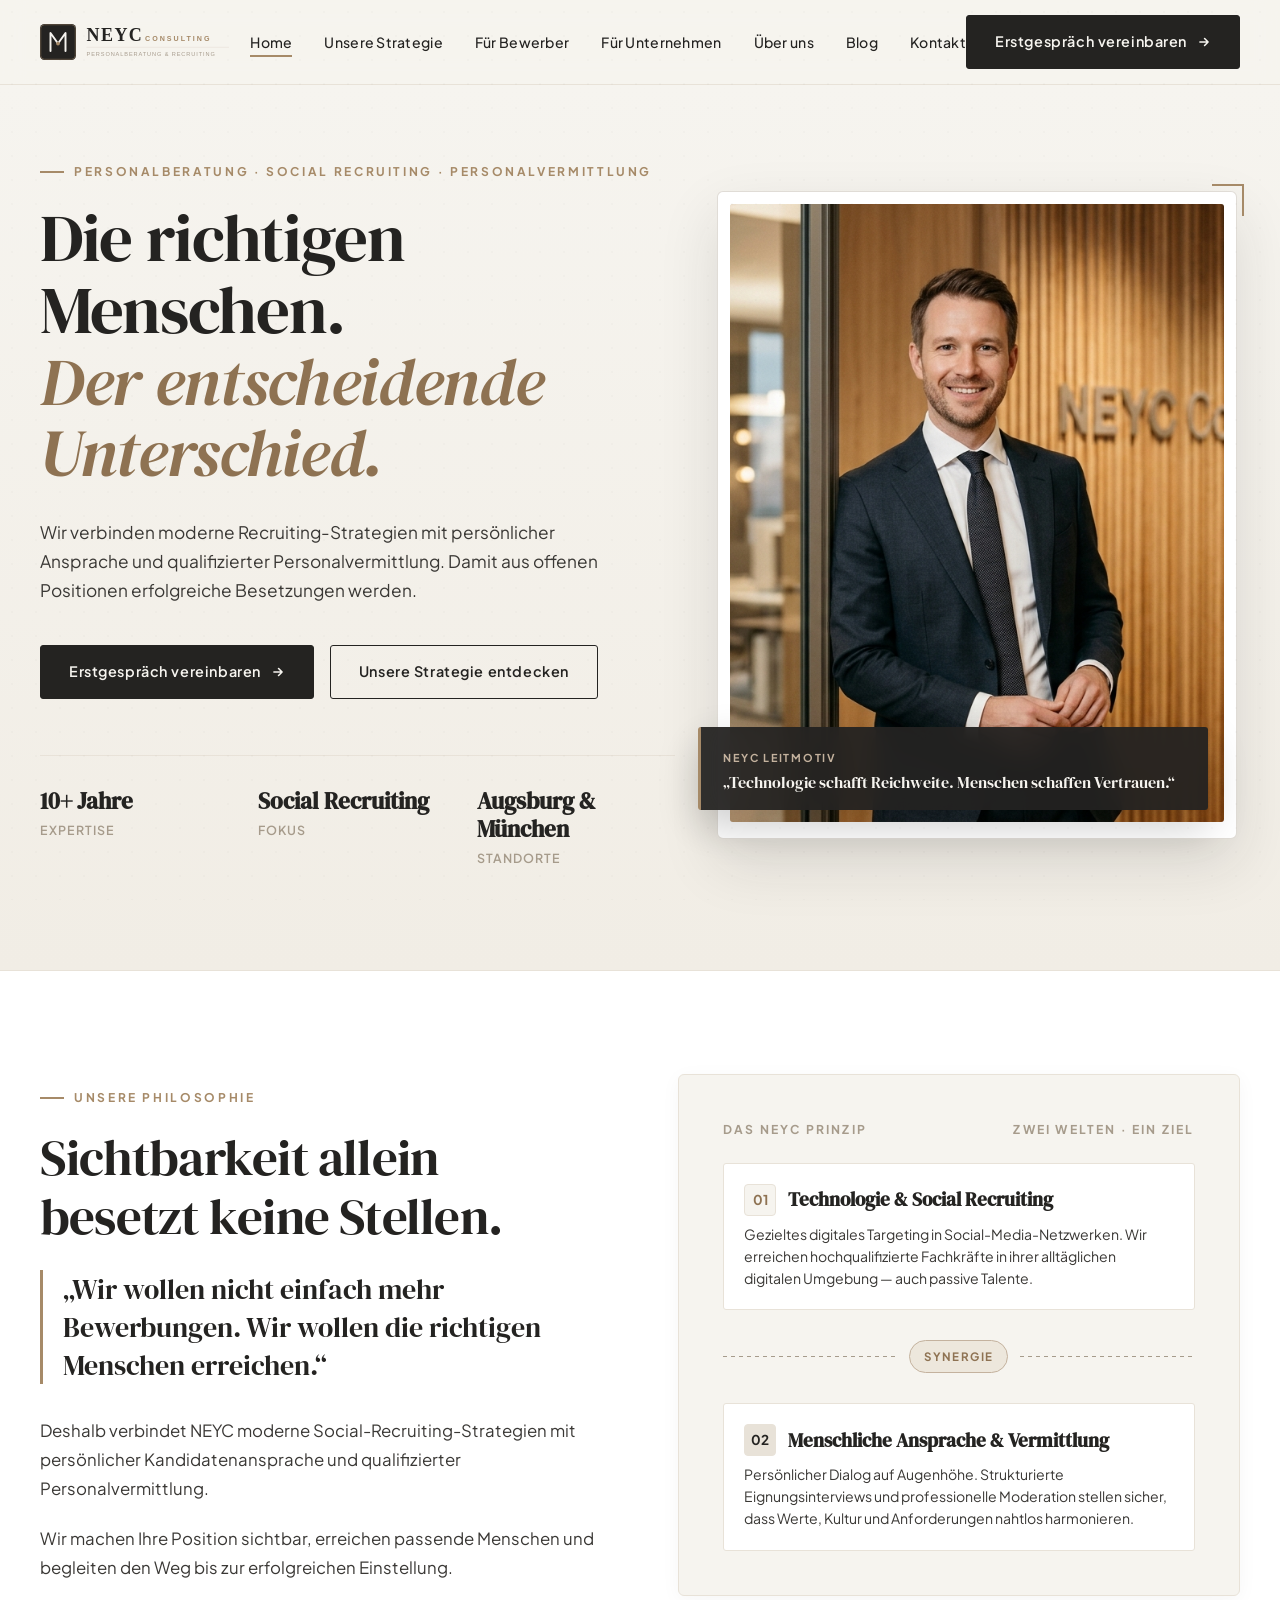
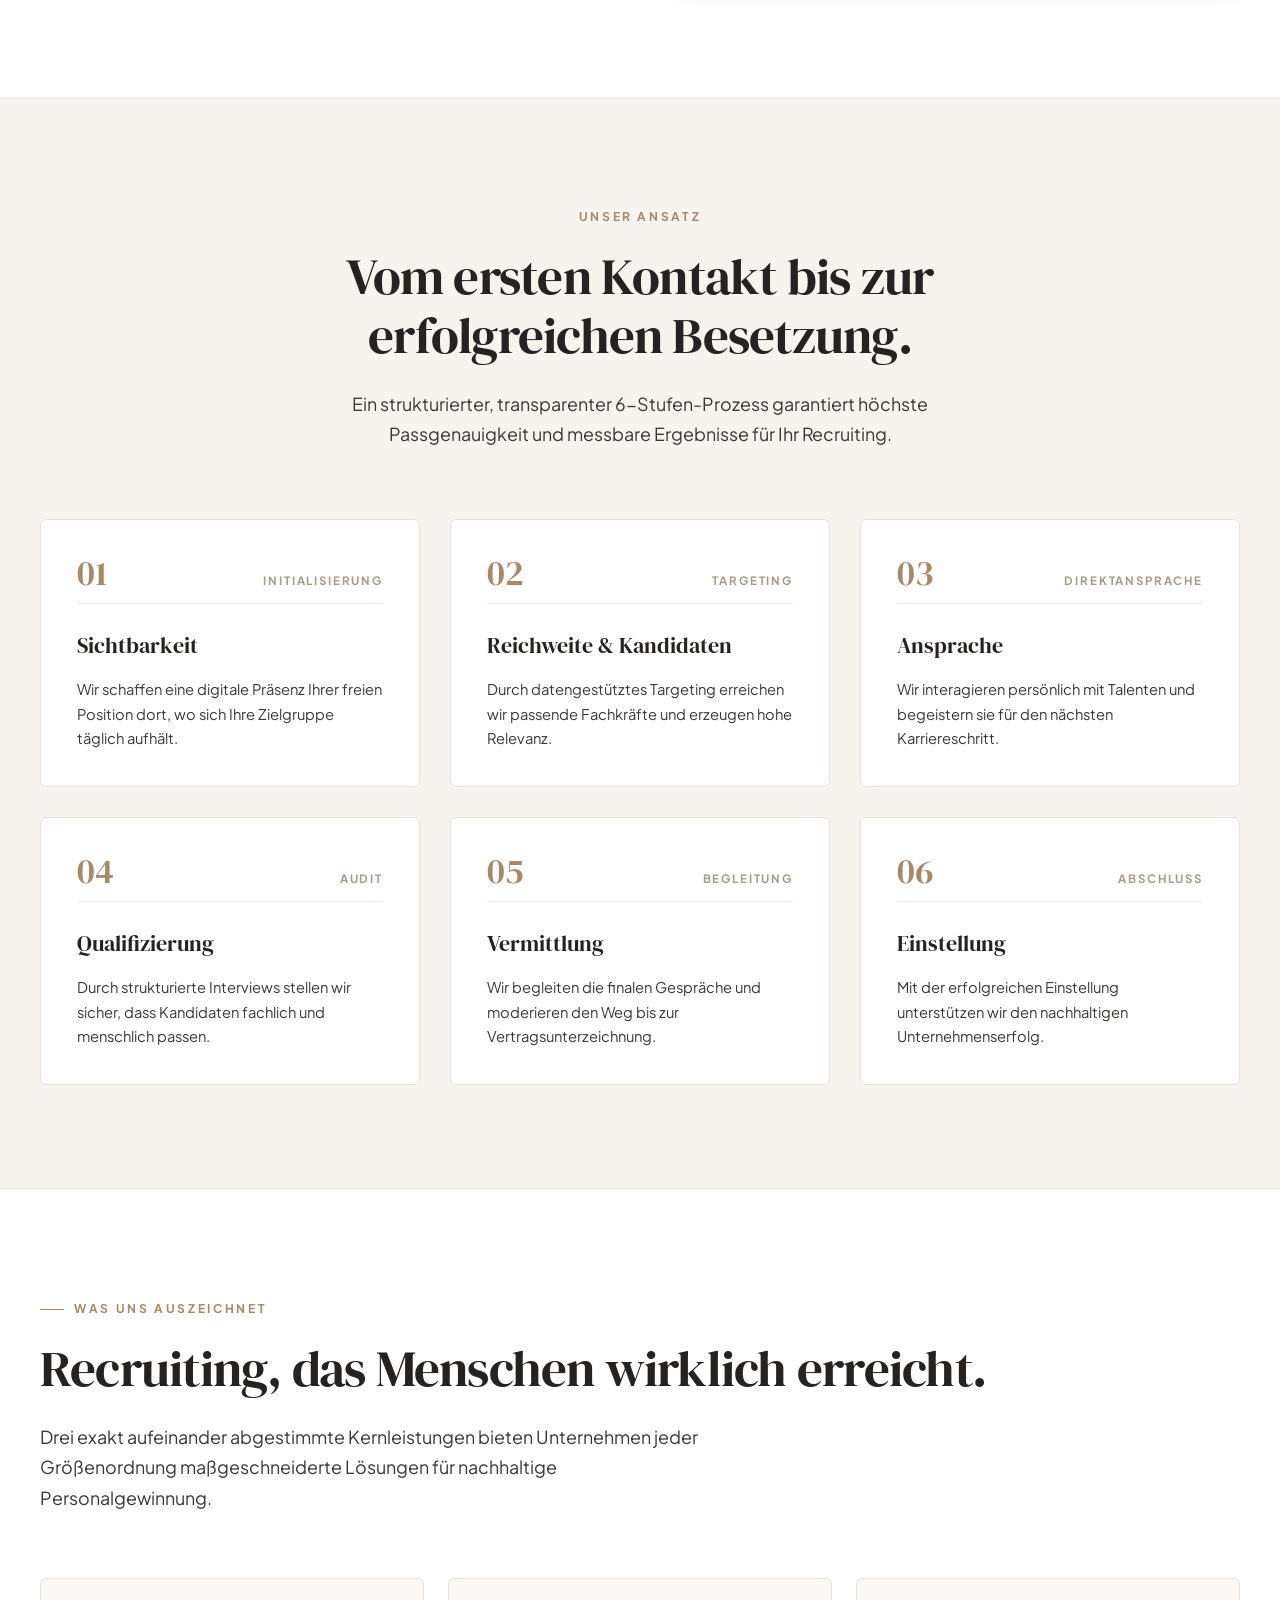
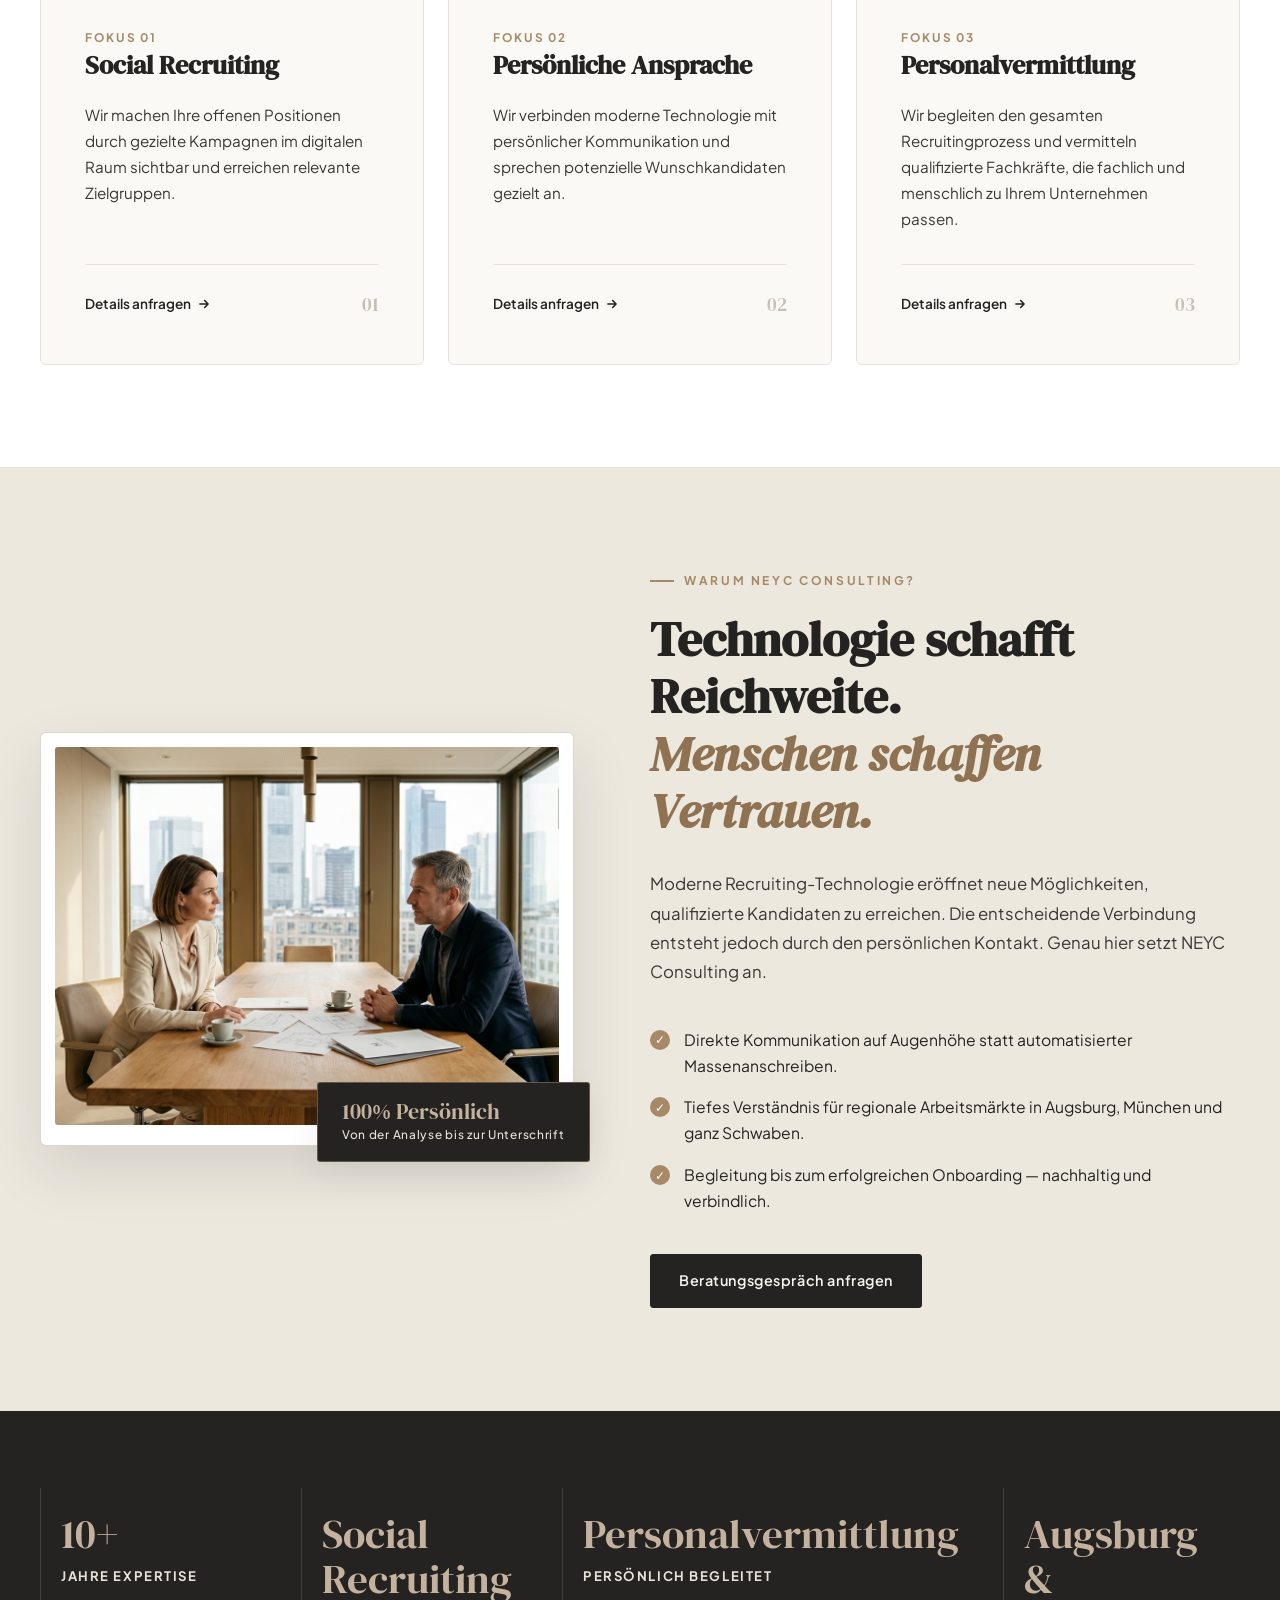
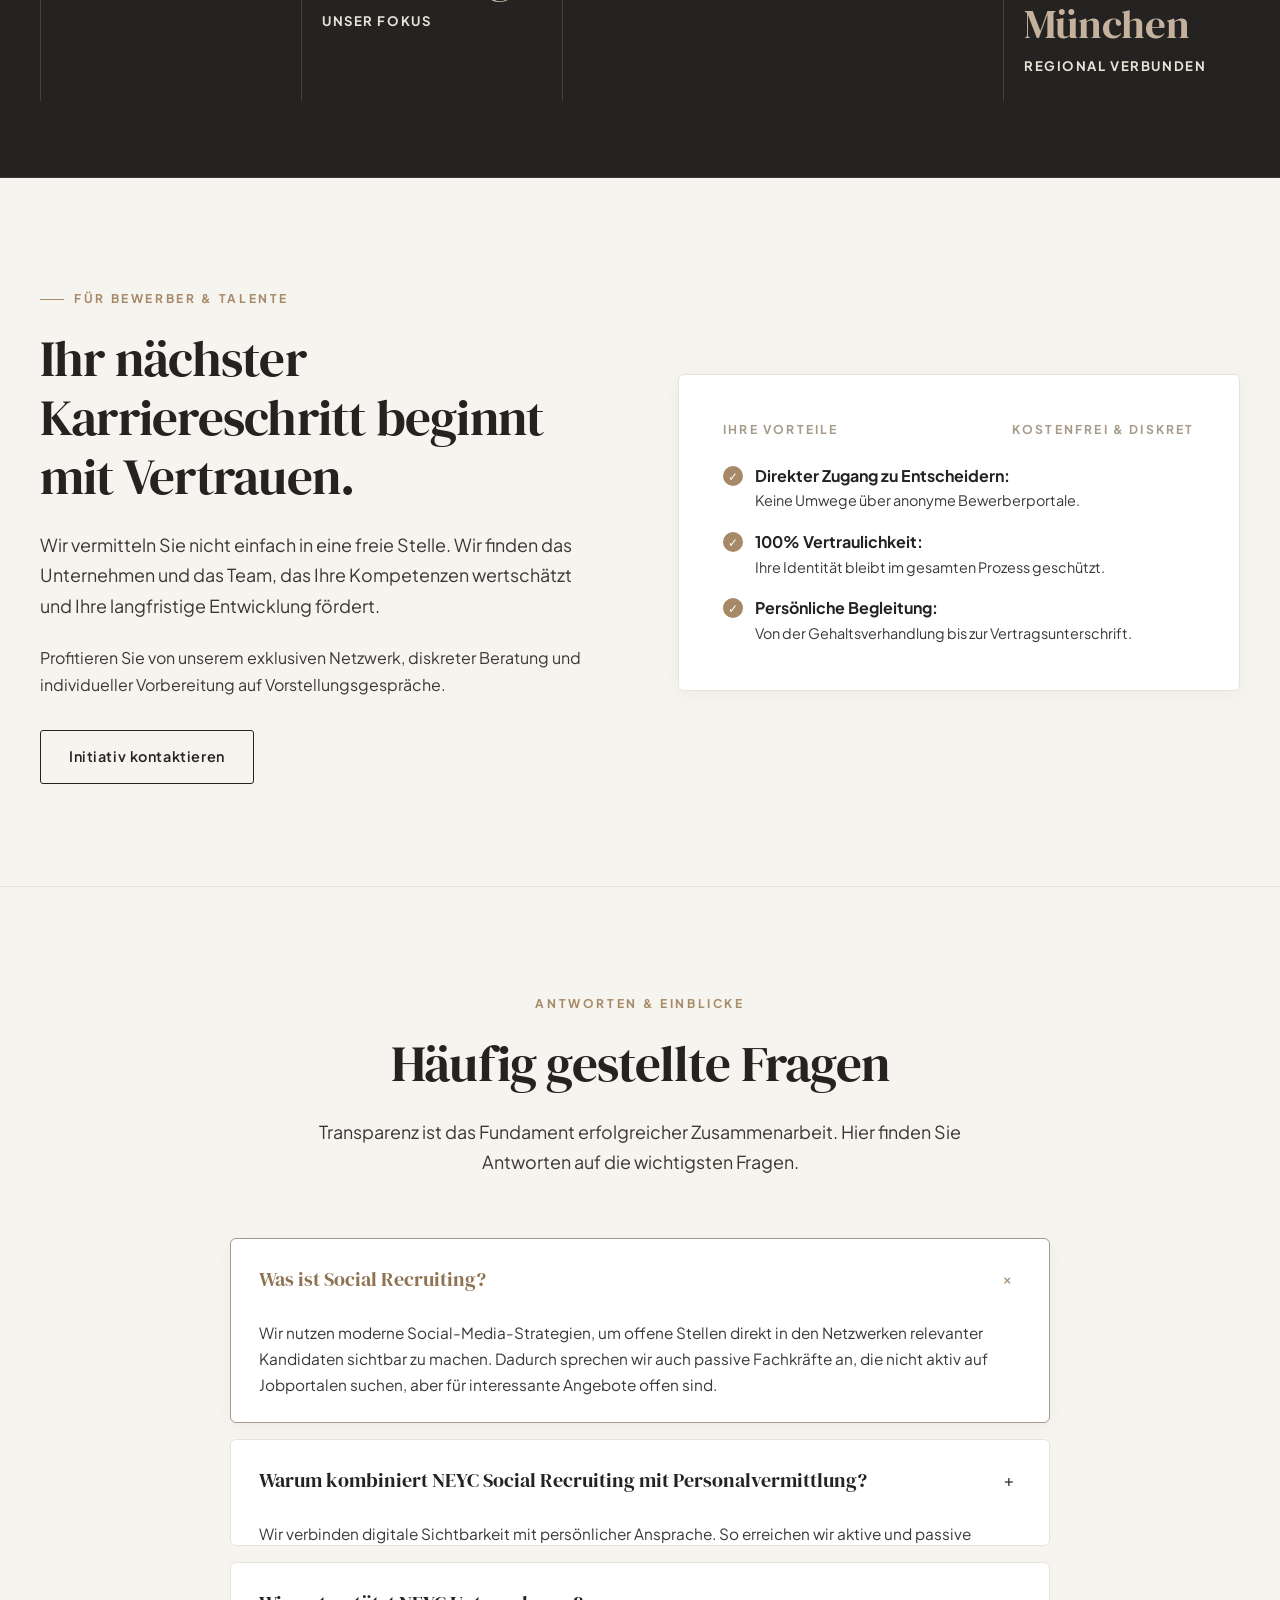
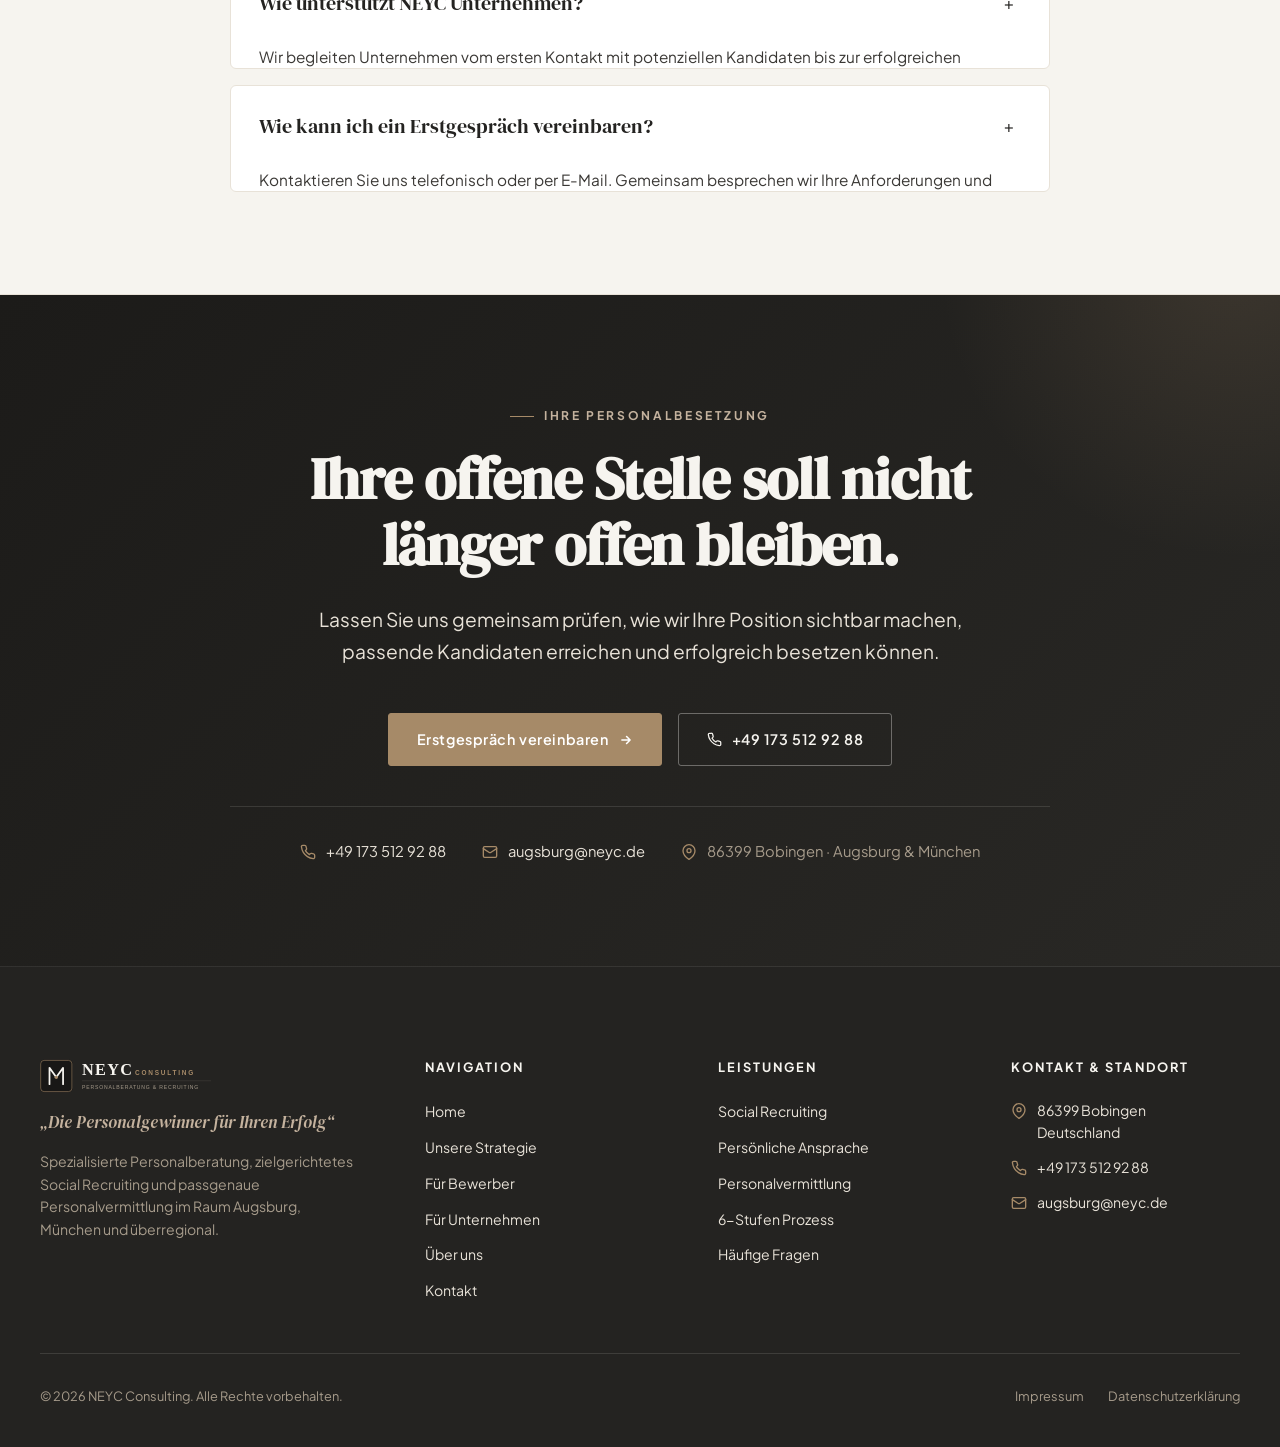
<file: index.html>
<!DOCTYPE html>
<html lang="de">
<head>
  <meta charset="UTF-8">
  <meta http-equiv="refresh" content="0; url=neyc-demo/index.html">
  <title>NEYC Consulting Redesign Demo</title>
  <script>
    window.location.href = "neyc-demo/index.html";
  </script>
</head>
<body style="font-family: sans-serif; background: #F6F4EF; color: #242321; display: flex; align-items: center; justify-content: center; height: 100vh; margin: 0;">
  <p>Weiterleitung zur NEYC Consulting Demo... <a href="neyc-demo/index.html">Hier klicken, falls Sie nicht automatisch weitergeleitet werden.</a></p>
</body>
</html>
</file>
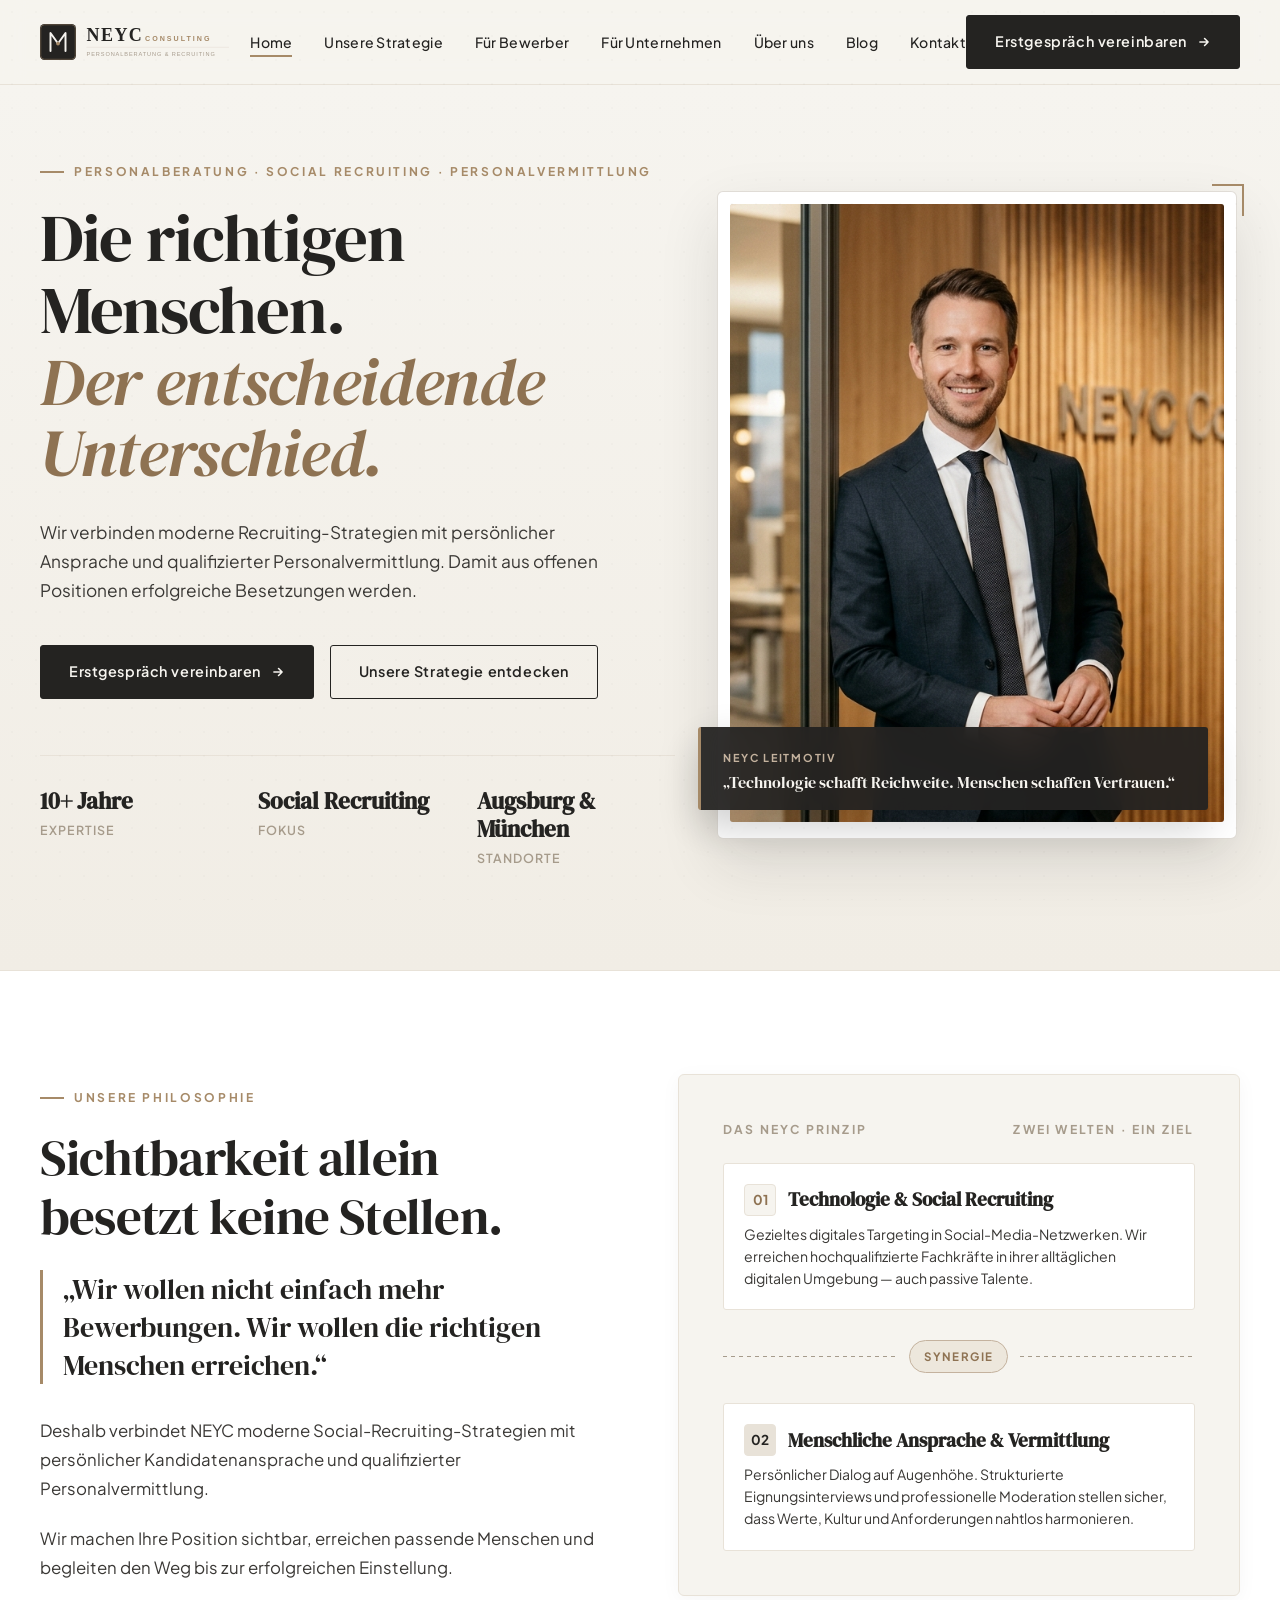
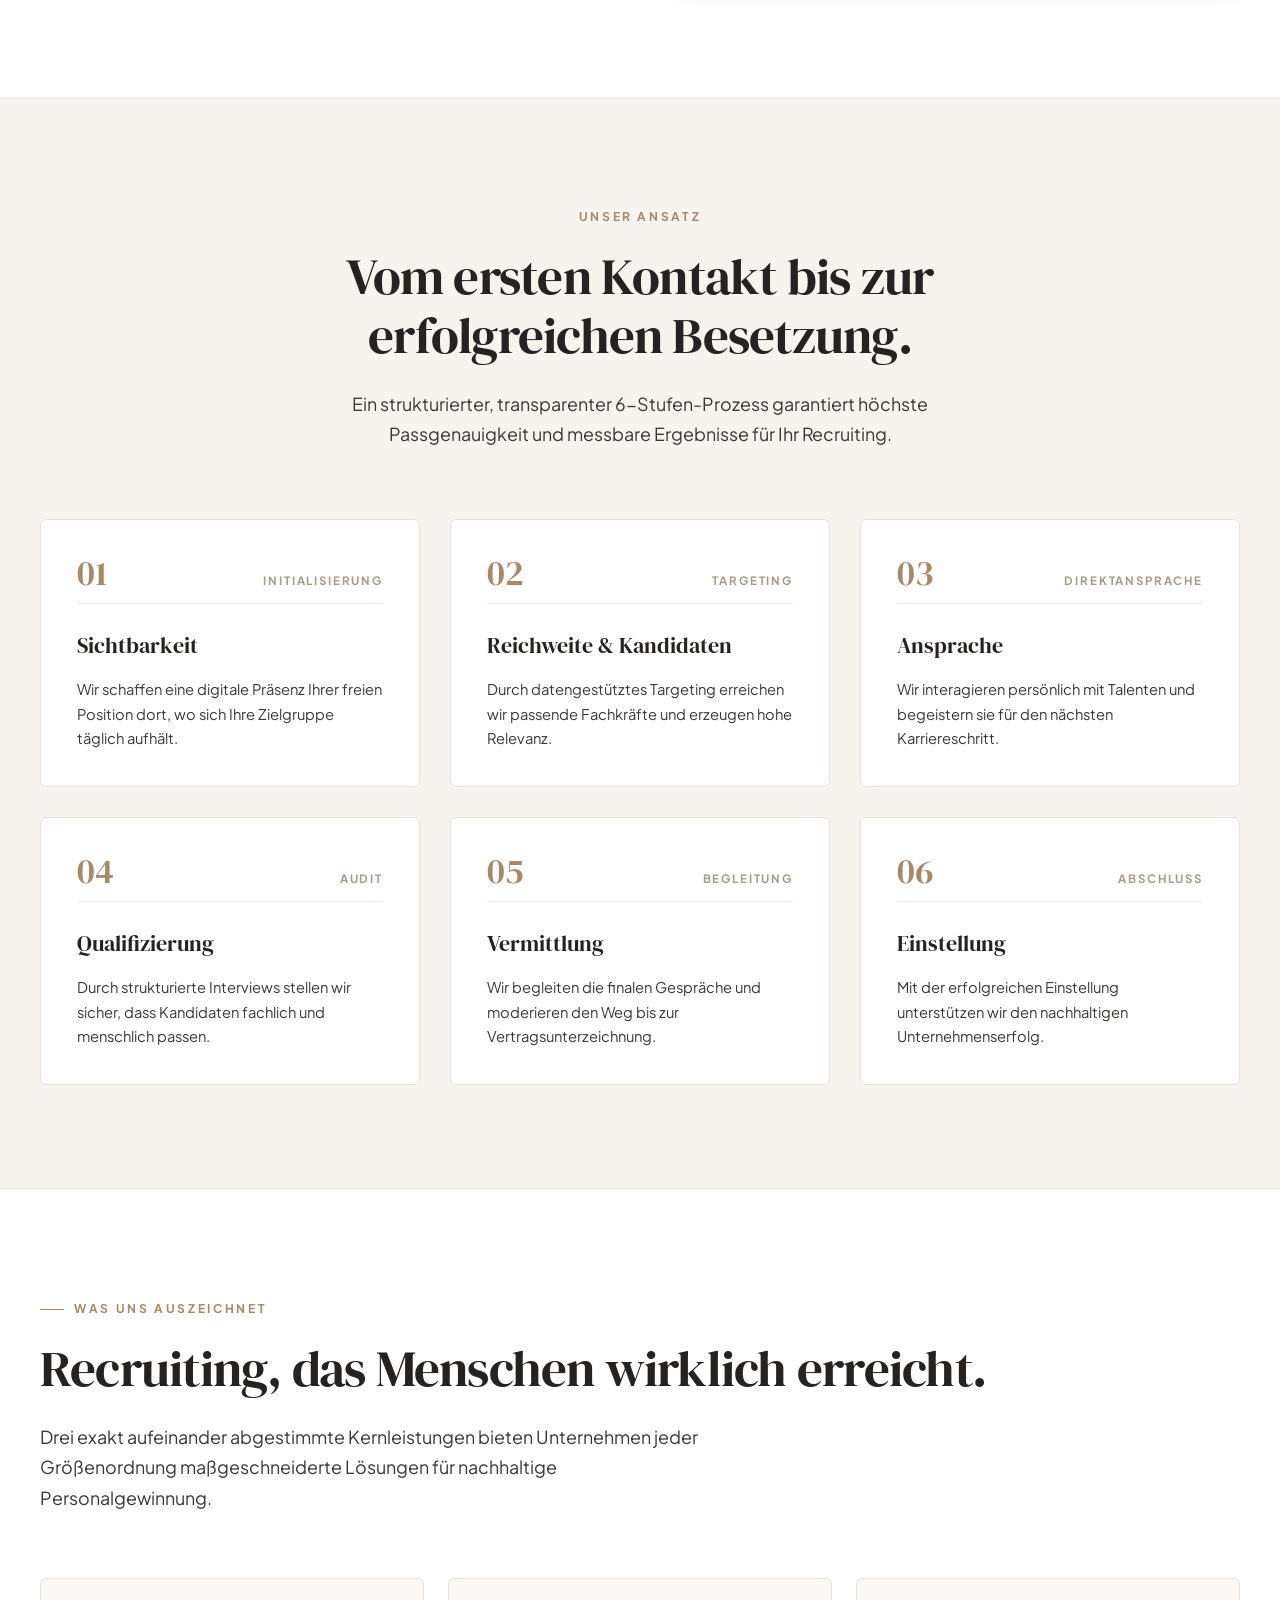
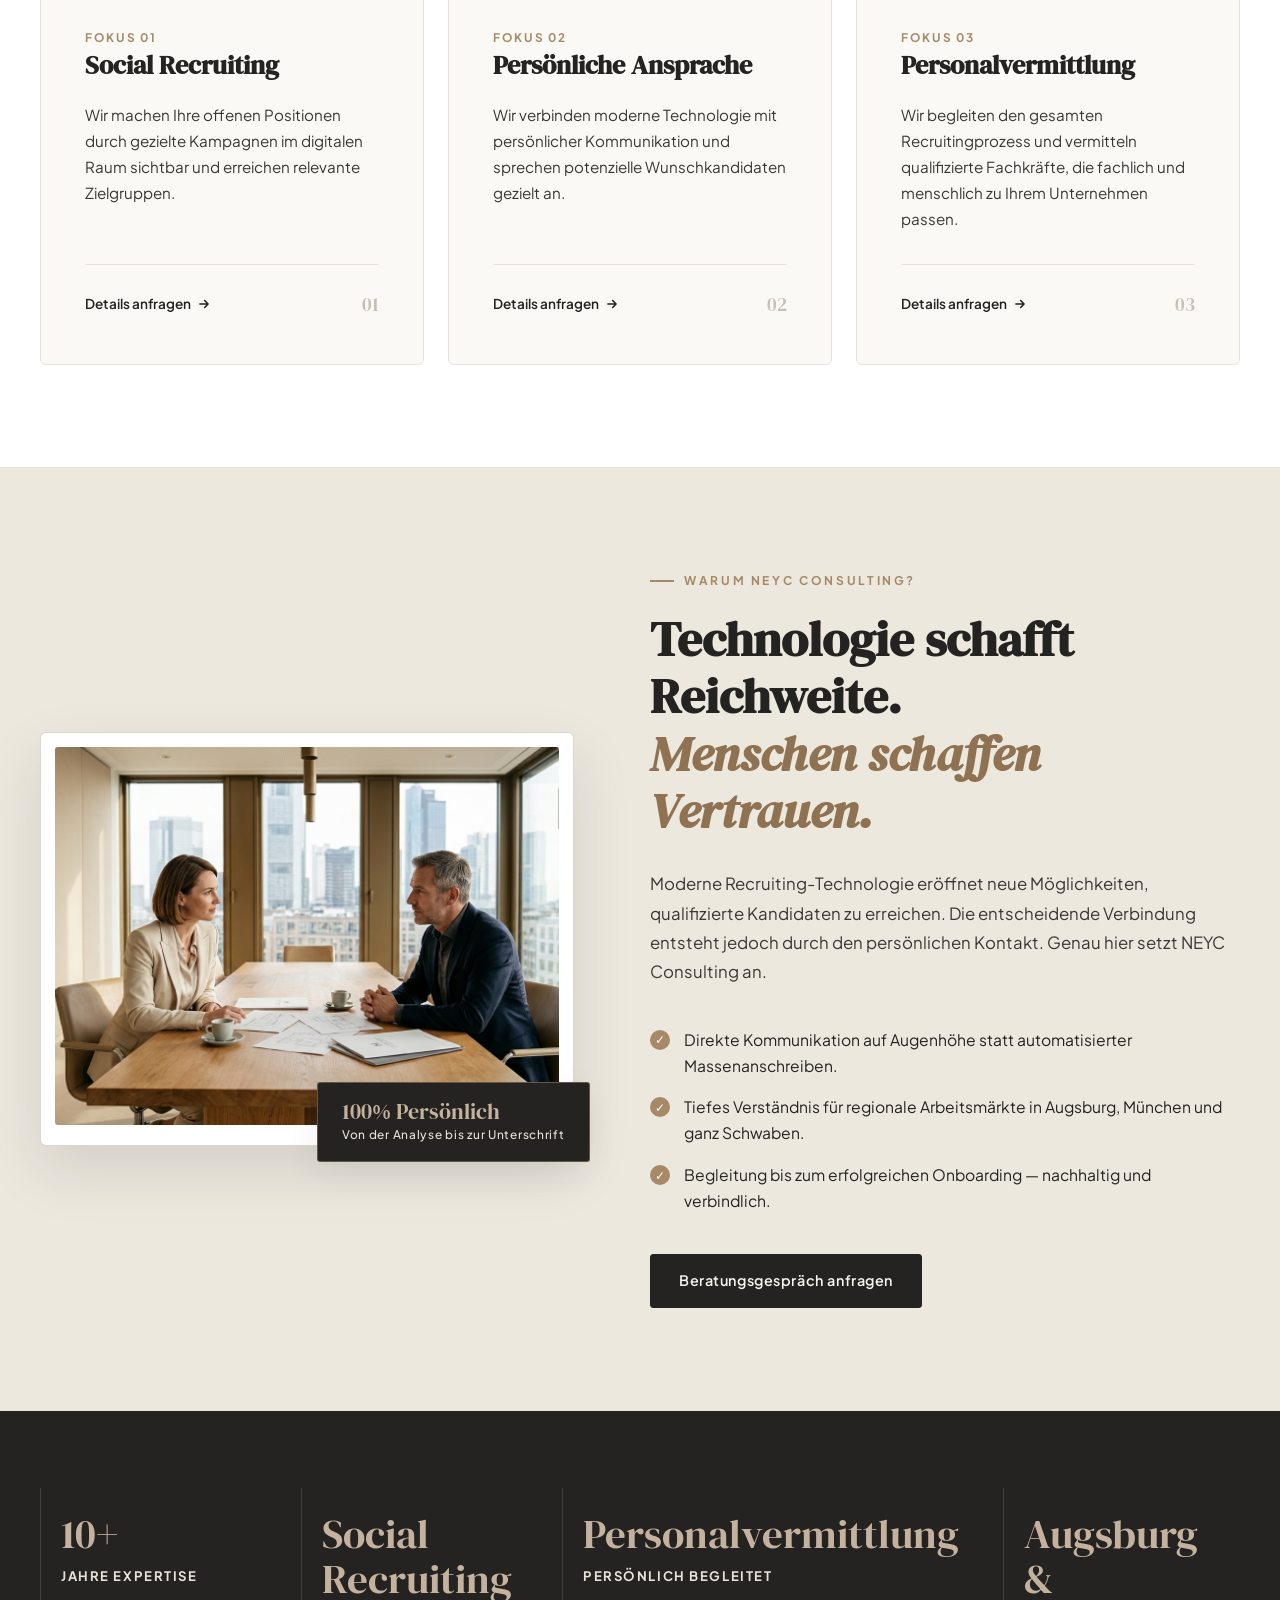
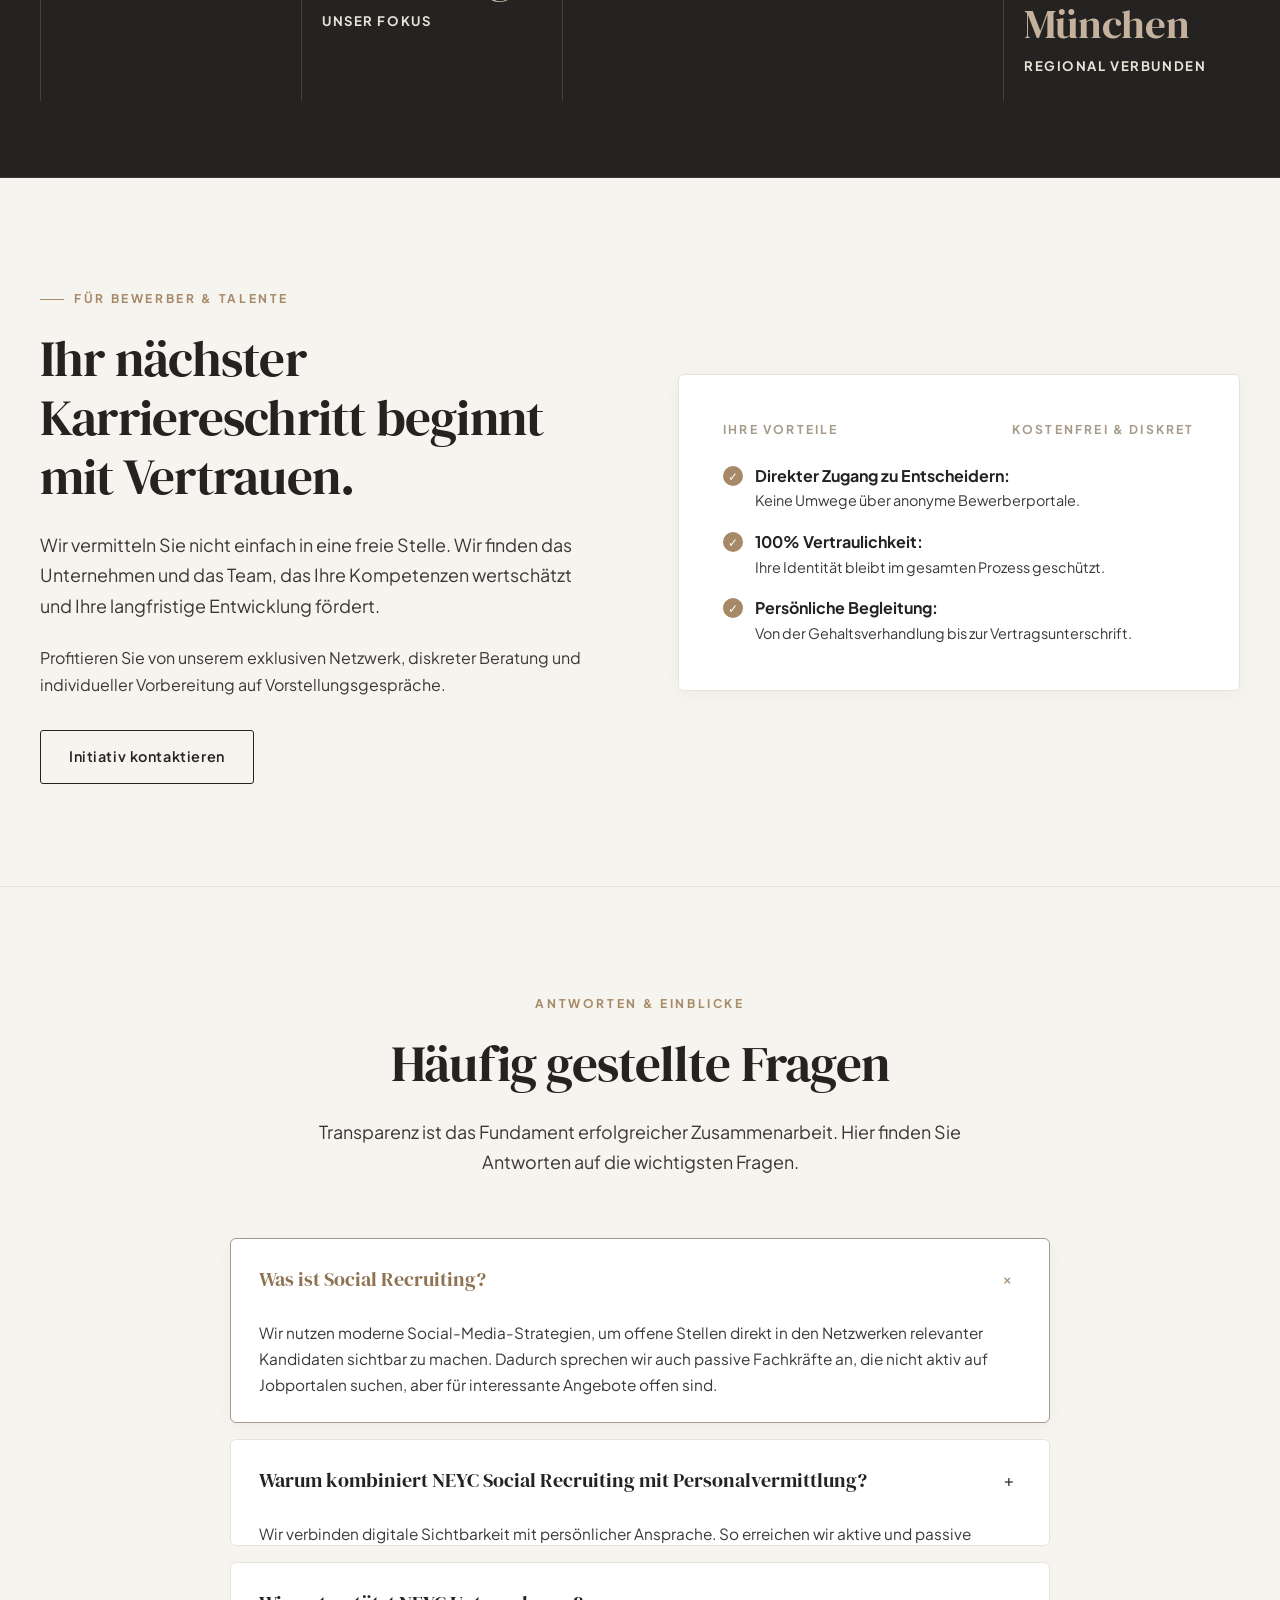
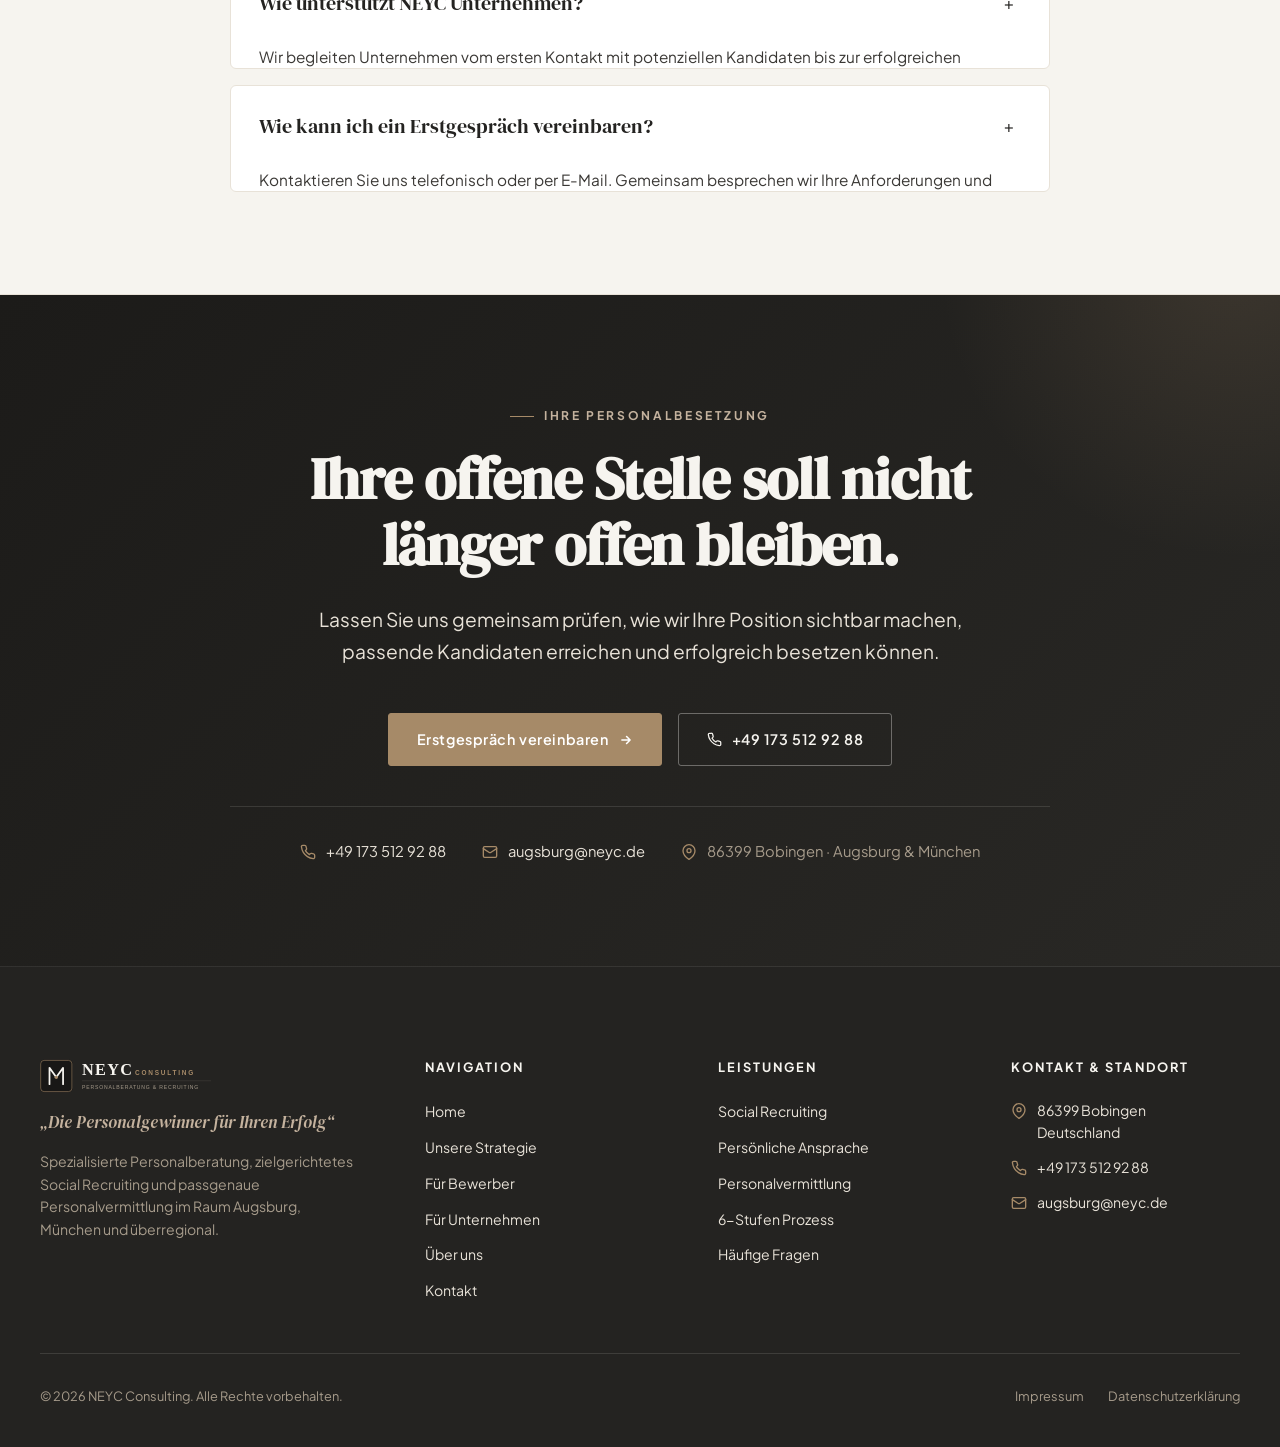
<file: neyc-demo/index.html>
<!DOCTYPE html>
<html lang="de">
<head>
  <meta charset="UTF-8">
  <meta name="viewport" content="width=device-width, initial-scale=1.0">
  <title>NEYC Consulting — Die Personalgewinner für Ihren Erfolg | Augsburg &amp; München</title>
  
  <meta name="description" content="NEYC Consulting verbindet moderne Social-Recruiting-Strategien mit persönlicher Kandidatenansprache und qualifizierter Personalvermittlung in Augsburg, München und Umgebung.">
  <meta name="keywords" content="Personalberatung Augsburg, Social Recruiting München, Personalvermittlung Bobingen, Headhunting Bayern, Personalgewinner">
  <meta name="author" content="NEYC Consulting">
  <meta name="robots" content="index, follow">

  <!-- Open Graph / Social Metadata -->
  <meta property="og:type" content="website">
  <meta property="og:title" content="NEYC Consulting — Die Personalgewinner für Ihren Erfolg">
  <meta property="og:description" content="Moderne Recruiting-Strategien kombiniert mit persönlicher Ansprache und qualifizierter Personalvermittlung.">
  <meta property="og:image" content="assets/representative.jpg">
  <meta property="og:locale" content="de_DE">

  <!-- Favicon -->
  <link rel="icon" type="image/svg+xml" href="assets/logo.svg">

  <!-- Google Fonts: DM Serif Display & Plus Jakarta Sans -->
  <link rel="preconnect" href="https://fonts.googleapis.com">
  <link rel="preconnect" href="https://fonts.gstatic.com" crossorigin>
  <link href="https://fonts.googleapis.com/css2?family=DM+Serif+Display:ital@0;1&family=Plus+Jakarta+Sans:wght@400;500;600;700&display=swap" rel="stylesheet">

  <link rel="stylesheet" href="styles.css">

  <!-- Schema.org Structured Data -->
  <script type="application/ld+json">
  {
    "@context": "https://schema.org",
    "@type": "EmploymentAgency",
    "name": "NEYC Consulting",
    "alternateName": "NEYC Personalberatung & Social Recruiting",
    "slogan": "Die Personalgewinner für Ihren Erfolg",
    "description": "Personalberatung, Personalvermittlung und Social Recruiting für Unternehmen und Fachkräfte in Augsburg und München.",
    "telephone": "+491735129288",
    "email": "augsburg@neyc.de",
    "address": {
      "@type": "PostalAddress",
      "postalCode": "86399",
      "addressLocality": "Bobingen",
      "addressCountry": "DE"
    },
    "areaServed": [
      "Augsburg",
      "München",
      "Schwaben",
      "Bayern"
    ]
  }
  </script>
</head>
<body>

  <!-- Accessible Skip Link -->
  <a href="#main-content" class="skip-to-content">Zum Inhalt springen</a>

  <!-- ========================================================================
       3. HEADER & NAVIGATION
       ======================================================================== -->
  <header class="site-header" role="banner">
    <div class="container header-container">
      
      <!-- Brand Logo / Wordmark -->
      <a href="#hero" class="brand-logo-link" aria-label="NEYC Consulting Startseite">
        <img src="assets/logo.svg" alt="NEYC Consulting Logo" class="brand-logo-img" width="220" height="44">
      </a>

      <!-- Desktop Navigation -->
      <nav class="nav-desktop" aria-label="Hauptnavigation">
        <ul class="nav-links">
          <li><a href="#hero" class="nav-link active">Home</a></li>
          <li><a href="#strategie" class="nav-link">Unsere Strategie</a></li>
          <li><a href="#bewerber" class="nav-link">Für Bewerber</a></li>
          <li><a href="#unternehmen" class="nav-link">Für Unternehmen</a></li>
          <li><a href="#ueber-uns" class="nav-link">Über uns</a></li>
          <li><a href="#faq" class="nav-link">Blog</a></li>
          <li><a href="#kontakt" class="nav-link">Kontakt</a></li>
        </ul>
      </nav>

      <!-- Desktop Header CTA Button -->
      <div class="nav-cta-wrapper">
        <button type="button" class="btn btn-primary" data-open-modal="contact-modal">
          <span>Erstgespräch vereinbaren</span>
          <svg class="icon-arrow" viewBox="0 0 16 16" fill="none" xmlns="http://www.w3.org/2000/svg" aria-hidden="true">
            <path d="M3.333 8h9.334M8.667 4l4 4-4 4" stroke="currentColor" stroke-width="1.8" stroke-linecap="round" stroke-linejoin="round"/>
          </svg>
        </button>
      </div>

      <!-- Mobile Navigation Hamburger Toggle -->
      <button type="button" class="mobile-nav-toggle" aria-expanded="false" aria-controls="mobile-drawer" aria-label="Menü öffnen">
        <span></span>
        <span></span>
        <span></span>
      </button>

    </div>
  </header>

  <!-- Mobile Navigation Drawer -->
  <div id="mobile-drawer" class="mobile-drawer" aria-hidden="true">
    <ul class="mobile-nav-links">
      <li><a href="#hero" class="nav-link">Home</a></li>
      <li><a href="#strategie" class="nav-link">Unsere Strategie</a></li>
      <li><a href="#bewerber" class="nav-link">Für Bewerber</a></li>
      <li><a href="#unternehmen" class="nav-link">Für Unternehmen</a></li>
      <li><a href="#ueber-uns" class="nav-link">Über uns</a></li>
      <li><a href="#faq" class="nav-link">Blog &amp; FAQ</a></li>
      <li><a href="#kontakt" class="nav-link">Kontakt</a></li>
    </ul>

    <div style="margin-bottom: 2rem;">
      <button type="button" class="btn btn-bronze" style="width: 100%;" data-open-modal="contact-modal">
        <span>Erstgespräch vereinbaren</span>
      </button>
    </div>

    <div class="mobile-drawer-contact">
      <p><strong>NEYC Consulting</strong></p>
      <p>Tel: <a href="tel:+491735129288">+49 173 512 92 88</a></p>
      <p>E-Mail: <a href="mailto:augsburg@neyc.de">augsburg@neyc.de</a></p>
      <p>86399 Bobingen · Augsburg · München</p>
    </div>
  </div>

  <!-- Main Content Wrapper -->
  <main id="main-content">

    <!-- ======================================================================
         4. HERO SECTION — MOST IMPORTANT
         ====================================================================== -->
    <section id="hero" class="hero-section" aria-label="Einführung">
      <div class="container">
        <div class="hero-grid">

          <!-- Left Column: Editorial Headline & Actions -->
          <div class="hero-content reveal-on-scroll">
            
            <p class="section-eyebrow">
              PERSONALBERATUNG · SOCIAL RECRUITING · PERSONALVERMITTLUNG
            </p>

            <h1 class="hero-title">
              <span>Die richtigen Menschen.</span>
              <span class="title-accent">Der entscheidende Unterschied.</span>
            </h1>

            <p class="hero-lead">
              Wir verbinden moderne Recruiting-Strategien mit persönlicher Ansprache und qualifizierter Personalvermittlung. Damit aus offenen Positionen erfolgreiche Besetzungen werden.
            </p>

            <div class="hero-actions">
              <button type="button" class="btn btn-primary" data-open-modal="contact-modal">
                <span>Erstgespräch vereinbaren</span>
                <svg class="icon-arrow" viewBox="0 0 16 16" fill="none" xmlns="http://www.w3.org/2000/svg" aria-hidden="true">
                  <path d="M3.333 8h9.334M8.667 4l4 4-4 4" stroke="currentColor" stroke-width="1.8" stroke-linecap="round" stroke-linejoin="round"/>
                </svg>
              </button>

              <a href="#prozess" class="btn btn-secondary">
                <span>Unsere Strategie entdecken</span>
              </a>
            </div>

            <!-- Compact Trust Indicators -->
            <div class="hero-trust-bar">
              <div class="trust-item">
                <span class="trust-value">10+ Jahre</span>
                <span class="trust-label">Expertise</span>
              </div>
              <div class="trust-item">
                <span class="trust-value">Social Recruiting</span>
                <span class="trust-label">Fokus</span>
              </div>
              <div class="trust-item">
                <span class="trust-value">Augsburg &amp; München</span>
                <span class="trust-label">Standorte</span>
              </div>
            </div>

          </div>

          <!-- Right Column: Cropped Representative Photograph with Architectural Composition -->
          <div class="hero-visual-wrapper reveal-on-scroll delay-2">
            <div class="hero-image-card">
              <div class="corner-accent" aria-hidden="true"></div>
              
              <figure class="hero-image-inner">
                <img 
                  src="assets/representative.jpg" 
                  alt="NEYC Consulting Repräsentant im modernen Büro mit dezentem NEYC Consulting Branding" 
                  class="hero-image"
                  width="520"
                  height="650"
                  fetchpriority="high"
                >
              </figure>

              <!-- Subtle Floating Architectural Caption -->
              <div class="hero-floating-caption">
                <span class="floating-caption-tag">NEYC Leitmotiv</span>
                <p class="floating-caption-text">
                  „Technologie schafft Reichweite. Menschen schaffen Vertrauen.“
                </p>
              </div>

            </div>
          </div>

        </div>
      </div>
    </section>

    <!-- ======================================================================
         5. INTRODUCTION / POSITIONING SECTION
         ====================================================================== -->
    <section id="strategie" class="philosophy-section" aria-label="Unsere Philosophie">
      <div class="container">
        
        <div class="philosophy-grid">

          <!-- Left: Narrative Text -->
          <div class="philosophy-narrative reveal-on-scroll">
            <span class="section-eyebrow">UNSERE PHILOSOPHIE</span>
            <h2 class="section-title">Sichtbarkeit allein besetzt keine Stellen.</h2>

            <blockquote class="philosophy-quote">
              „Wir wollen nicht einfach mehr Bewerbungen. Wir wollen die richtigen Menschen erreichen.“
            </blockquote>

            <div class="philosophy-body">
              <p>
                Deshalb verbindet NEYC moderne Social-Recruiting-Strategien mit persönlicher Kandidatenansprache und qualifizierter Personalvermittlung.
              </p>
              <p>
                Wir machen Ihre Position sichtbar, erreichen passende Menschen und begleiten den Weg bis zur erfolgreichen Einstellung.
              </p>
            </div>
          </div>

          <!-- Right: Visual Connection Between Technology and Human Relationships -->
          <div class="synergy-diagram reveal-on-scroll delay-2">
            <div class="diagram-header">
              <span>Das NEYC Prinzip</span>
              <span>Zwei Welten · Ein Ziel</span>
            </div>

            <div class="diagram-pillars">
              
              <!-- Technology Pillar -->
              <div class="diagram-pillar">
                <div class="pillar-head">
                  <div class="pillar-icon-badge">01</div>
                  <h3 class="pillar-title">Technologie &amp; Social Recruiting</h3>
                </div>
                <p class="pillar-desc">
                  Gezieltes digitales Targeting in Social-Media-Netzwerken. Wir erreichen hochqualifizierte Fachkräfte in ihrer alltäglichen digitalen Umgebung — auch passive Talente.
                </p>
              </div>

              <!-- Synergy Bridge -->
              <div class="diagram-synergy-bridge">
                <div class="bridge-line"></div>
                <span class="bridge-badge">Synergie</span>
                <div class="bridge-line"></div>
              </div>

              <!-- Human Connection Pillar -->
              <div class="diagram-pillar">
                <div class="pillar-head">
                  <div class="pillar-icon-badge" style="color: var(--color-charcoal); background-color: var(--color-beige);">02</div>
                  <h3 class="pillar-title">Menschliche Ansprache &amp; Vermittlung</h3>
                </div>
                <p class="pillar-desc">
                  Persönlicher Dialog auf Augenhöhe. Strukturierte Eignungsinterviews und professionelle Moderation stellen sicher, dass Werte, Kultur und Anforderungen nahtlos harmonieren.
                </p>
              </div>

            </div>
          </div>

        </div>

      </div>
    </section>

    <!-- ======================================================================
         6. OUR RECRUITMENT PROCESS
         ====================================================================== -->
    <section id="prozess" class="process-section" aria-label="Unser Prozess">
      <div class="container">

        <div class="process-header reveal-on-scroll">
          <span class="section-eyebrow">UNSER ANSATZ</span>
          <h2 class="section-title">Vom ersten Kontakt bis zur erfolgreichen Besetzung.</h2>
          <p class="section-lead" style="margin: 0 auto;">
            Ein strukturierter, transparenter 6-Stufen-Prozess garantiert höchste Passgenauigkeit und messbare Ergebnisse für Ihr Recruiting.
          </p>
        </div>

        <div class="process-grid">

          <!-- Step 01 -->
          <article class="process-step reveal-on-scroll">
            <div class="step-meta">
              <span class="step-num">01</span>
              <span class="step-phase">Initialisierung</span>
            </div>
            <h3 class="step-title">Sichtbarkeit</h3>
            <p class="step-desc">
              Wir schaffen eine digitale Präsenz Ihrer freien Position dort, wo sich Ihre Zielgruppe täglich aufhält.
            </p>
          </article>

          <!-- Step 02 -->
          <article class="process-step reveal-on-scroll delay-1">
            <div class="step-meta">
              <span class="step-num">02</span>
              <span class="step-phase">Targeting</span>
            </div>
            <h3 class="step-title">Reichweite &amp; Kandidaten</h3>
            <p class="step-desc">
              Durch datengestütztes Targeting erreichen wir passende Fachkräfte und erzeugen hohe Relevanz.
            </p>
          </article>

          <!-- Step 03 -->
          <article class="process-step reveal-on-scroll delay-2">
            <div class="step-meta">
              <span class="step-num">03</span>
              <span class="step-phase">Direktansprache</span>
            </div>
            <h3 class="step-title">Ansprache</h3>
            <p class="step-desc">
              Wir interagieren persönlich mit Talenten und begeistern sie für den nächsten Karriereschritt.
            </p>
          </article>

          <!-- Step 04 -->
          <article class="process-step reveal-on-scroll">
            <div class="step-meta">
              <span class="step-num">04</span>
              <span class="step-phase">Audit</span>
            </div>
            <h3 class="step-title">Qualifizierung</h3>
            <p class="step-desc">
              Durch strukturierte Interviews stellen wir sicher, dass Kandidaten fachlich und menschlich passen.
            </p>
          </article>

          <!-- Step 05 -->
          <article class="process-step reveal-on-scroll delay-1">
            <div class="step-meta">
              <span class="step-num">05</span>
              <span class="step-phase">Begleitung</span>
            </div>
            <h3 class="step-title">Vermittlung</h3>
            <p class="step-desc">
              Wir begleiten die finalen Gespräche und moderieren den Weg bis zur Vertragsunterzeichnung.
            </p>
          </article>

          <!-- Step 06 -->
          <article class="process-step reveal-on-scroll delay-2">
            <div class="step-meta">
              <span class="step-num">06</span>
              <span class="step-phase">Abschluss</span>
            </div>
            <h3 class="step-title">Einstellung</h3>
            <p class="step-desc">
              Mit der erfolgreichen Einstellung unterstützen wir den nachhaltigen Unternehmenserfolg.
            </p>
          </article>

        </div>

      </div>
    </section>

    <!-- ======================================================================
         7. SERVICES SECTION
         ====================================================================== -->
    <section id="unternehmen" class="services-section" aria-label="Leistungen">
      <div class="container">

        <div class="reveal-on-scroll">
          <span class="section-eyebrow">WAS UNS AUSZEICHNET</span>
          <h2 class="section-title">Recruiting, das Menschen wirklich erreicht.</h2>
          <p class="section-lead">
            Drei exakt aufeinander abgestimmte Kernleistungen bieten Unternehmen jeder Größenordnung maßgeschneiderte Lösungen für nachhaltige Personalgewinnung.
          </p>
        </div>

        <div class="services-grid">

          <!-- Service 1: Social Recruiting -->
          <article class="service-card reveal-on-scroll">
            <div>
              <span class="service-eyebrow">Fokus 01</span>
              <h3 class="service-title">Social Recruiting</h3>
              <p class="service-desc">
                Wir machen Ihre offenen Positionen durch gezielte Kampagnen im digitalen Raum sichtbar und erreichen relevante Zielgruppen.
              </p>
            </div>
            <div class="service-footer">
              <button type="button" class="service-link" data-open-modal="contact-modal">
                <span>Details anfragen</span>
                <svg width="14" height="14" viewBox="0 0 16 16" fill="none" xmlns="http://www.w3.org/2000/svg" aria-hidden="true">
                  <path d="M3.333 8h9.334M8.667 4l4 4-4 4" stroke="currentColor" stroke-width="1.8" stroke-linecap="round" stroke-linejoin="round"/>
                </svg>
              </button>
              <span class="service-index">01</span>
            </div>
          </article>

          <!-- Service 2: Persönliche Ansprache -->
          <article class="service-card reveal-on-scroll delay-1">
            <div>
              <span class="service-eyebrow">Fokus 02</span>
              <h3 class="service-title">Persönliche Ansprache</h3>
              <p class="service-desc">
                Wir verbinden moderne Technologie mit persönlicher Kommunikation und sprechen potenzielle Wunschkandidaten gezielt an.
              </p>
            </div>
            <div class="service-footer">
              <button type="button" class="service-link" data-open-modal="contact-modal">
                <span>Details anfragen</span>
                <svg width="14" height="14" viewBox="0 0 16 16" fill="none" xmlns="http://www.w3.org/2000/svg" aria-hidden="true">
                  <path d="M3.333 8h9.334M8.667 4l4 4-4 4" stroke="currentColor" stroke-width="1.8" stroke-linecap="round" stroke-linejoin="round"/>
                </svg>
              </button>
              <span class="service-index">02</span>
            </div>
          </article>

          <!-- Service 3: Personalvermittlung -->
          <article class="service-card reveal-on-scroll delay-2">
            <div>
              <span class="service-eyebrow">Fokus 03</span>
              <h3 class="service-title">Personalvermittlung</h3>
              <p class="service-desc">
                Wir begleiten den gesamten Recruitingprozess und vermitteln qualifizierte Fachkräfte, die fachlich und menschlich zu Ihrem Unternehmen passen.
              </p>
            </div>
            <div class="service-footer">
              <button type="button" class="service-link" data-open-modal="contact-modal">
                <span>Details anfragen</span>
                <svg width="14" height="14" viewBox="0 0 16 16" fill="none" xmlns="http://www.w3.org/2000/svg" aria-hidden="true">
                  <path d="M3.333 8h9.334M8.667 4l4 4-4 4" stroke="currentColor" stroke-width="1.8" stroke-linecap="round" stroke-linejoin="round"/>
                </svg>
              </button>
              <span class="service-index">03</span>
            </div>
          </article>

        </div>

      </div>
    </section>

    <!-- ======================================================================
         8. WHY NEYC CONSULTING?
         ====================================================================== -->
    <section id="ueber-uns" class="why-section" aria-label="Warum NEYC">
      <div class="container">
        <div class="why-grid">

          <!-- Left: Editorial Photo Composition -->
          <div class="why-image-wrapper reveal-on-scroll">
            <div class="why-image-card">
              <figure class="why-image-inner">
                <img 
                  src="assets/consulting_meeting.jpg" 
                  alt="Vertrauensvolles Beratungsgespräch bei NEYC Consulting mit Blick auf moderne Architektur" 
                  class="why-image"
                  width="600"
                  height="450"
                  loading="lazy"
                >
              </figure>
            </div>

            <!-- Floating Badge -->
            <div class="why-image-badge">
              <p class="badge-headline">100% Persönlich</p>
              <p class="badge-sub">Von der Analyse bis zur Unterschrift</p>
            </div>
          </div>

          <!-- Right: Narrative Editorial Content -->
          <div class="why-content reveal-on-scroll delay-2">
            <span class="section-eyebrow">WARUM NEYC CONSULTING?</span>
            
            <h2 class="why-title">
              <span>Technologie schafft Reichweite.</span>
              <span style="font-style: italic; color: var(--color-bronze-dark);">Menschen schaffen Vertrauen.</span>
            </h2>

            <p class="why-text">
              Moderne Recruiting-Technologie eröffnet neue Möglichkeiten, qualifizierte Kandidaten zu erreichen. Die entscheidende Verbindung entsteht jedoch durch den persönlichen Kontakt. Genau hier setzt NEYC Consulting an.
            </p>

            <ul class="why-bullet-list">
              <li class="why-bullet-item">
                <span class="bullet-icon" aria-hidden="true">✓</span>
                <span>Direkte Kommunikation auf Augenhöhe statt automatisierter Massenanschreiben.</span>
              </li>
              <li class="why-bullet-item">
                <span class="bullet-icon" aria-hidden="true">✓</span>
                <span>Tiefes Verständnis für regionale Arbeitsmärkte in Augsburg, München und ganz Schwaben.</span>
              </li>
              <li class="why-bullet-item">
                <span class="bullet-icon" aria-hidden="true">✓</span>
                <span>Begleitung bis zum erfolgreichen Onboarding — nachhaltig und verbindlich.</span>
              </li>
            </ul>

            <div>
              <button type="button" class="btn btn-primary" data-open-modal="contact-modal">
                <span>Beratungsgespräch anfragen</span>
              </button>
            </div>

          </div>

        </div>
      </div>
    </section>

    <!-- ======================================================================
         9. COMPANY TRUST SECTION (Strictly factual, no invented awards)
         ====================================================================== -->
    <section class="trust-section" aria-label="Unternehmensfakten">
      <div class="container">
        
        <div class="trust-grid">

          <div class="trust-pillar reveal-on-scroll">
            <span class="trust-pillar-value">10+</span>
            <span class="trust-pillar-label">Jahre Expertise</span>
          </div>

          <div class="trust-pillar reveal-on-scroll delay-1">
            <span class="trust-pillar-value">Social Recruiting</span>
            <span class="trust-pillar-label">Unser Fokus</span>
          </div>

          <div class="trust-pillar reveal-on-scroll delay-2">
            <span class="trust-pillar-value">Personalvermittlung</span>
            <span class="trust-pillar-label">Persönlich begleitet</span>
          </div>

          <div class="trust-pillar reveal-on-scroll delay-3">
            <span class="trust-pillar-value">Augsburg &amp; München</span>
            <span class="trust-pillar-label">Regional verbunden</span>
          </div>

        </div>

      </div>
    </section>

    <!-- ======================================================================
         FOR CANDIDATES (Für Bewerber)
         ====================================================================== -->
    <section id="bewerber" class="philosophy-section" style="background-color: var(--color-ivory);" aria-label="Für Bewerber">
      <div class="container">
        <div class="philosophy-grid">
          
          <div class="reveal-on-scroll">
            <span class="section-eyebrow">FÜR BEWERBER &amp; TALENTE</span>
            <h2 class="section-title">Ihr nächster Karriereschritt beginnt mit Vertrauen.</h2>
            <p class="section-lead" style="margin-bottom: 1.5rem;">
              Wir vermitteln Sie nicht einfach in eine freie Stelle. Wir finden das Unternehmen und das Team, das Ihre Kompetenzen wertschätzt und Ihre langfristige Entwicklung fördert.
            </p>
            <p style="color: var(--color-charcoal-muted); margin-bottom: 2rem;">
              Profitieren Sie von unserem exklusiven Netzwerk, diskreter Beratung und individueller Vorbereitung auf Vorstellungsgespräche.
            </p>
            <button type="button" class="btn btn-secondary" data-open-modal="contact-modal">
              <span>Initiativ kontaktieren</span>
            </button>
          </div>

          <div class="synergy-diagram reveal-on-scroll delay-2" style="background-color: var(--color-white);">
            <div class="diagram-header">
              <span>Ihre Vorteile</span>
              <span>Kostenfrei &amp; Diskret</span>
            </div>
            <ul style="display: flex; flex-direction: column; gap: 16px;">
              <li style="display: flex; gap: 12px; align-items: flex-start;">
                <span class="bullet-icon" aria-hidden="true">✓</span>
                <div>
                  <strong>Direkter Zugang zu Entscheidern:</strong>
                  <p style="font-size: 0.9rem; color: var(--color-charcoal-muted); margin: 0;">Keine Umwege über anonyme Bewerberportale.</p>
                </div>
              </li>
              <li style="display: flex; gap: 12px; align-items: flex-start;">
                <span class="bullet-icon" aria-hidden="true">✓</span>
                <div>
                  <strong>100% Vertraulichkeit:</strong>
                  <p style="font-size: 0.9rem; color: var(--color-charcoal-muted); margin: 0;">Ihre Identität bleibt im gesamten Prozess geschützt.</p>
                </div>
              </li>
              <li style="display: flex; gap: 12px; align-items: flex-start;">
                <span class="bullet-icon" aria-hidden="true">✓</span>
                <div>
                  <strong>Persönliche Begleitung:</strong>
                  <p style="font-size: 0.9rem; color: var(--color-charcoal-muted); margin: 0;">Von der Gehaltsverhandlung bis zur Vertragsunterschrift.</p>
                </div>
              </li>
            </ul>
          </div>

        </div>
      </div>
    </section>

    <!-- ======================================================================
         10. FAQ SECTION
         ====================================================================== -->
    <section id="faq" class="faq-section" aria-label="Häufig gestellte Fragen">
      <div class="container">

        <div class="faq-header reveal-on-scroll">
          <span class="section-eyebrow">ANTWORTEN &amp; EINBLICKE</span>
          <h2 class="section-title">Häufig gestellte Fragen</h2>
          <p class="section-lead" style="margin: 0 auto;">
            Transparenz ist das Fundament erfolgreicher Zusammenarbeit. Hier finden Sie Antworten auf die wichtigsten Fragen.
          </p>
        </div>

        <div class="accordion" role="region" aria-label="FAQ Accordion">

          <!-- FAQ Item 1 -->
          <div class="accordion-item active">
            <button type="button" class="accordion-trigger" aria-expanded="true" id="faq-btn-1" aria-controls="faq-ans-1">
              <span class="accordion-title">Was ist Social Recruiting?</span>
              <span class="accordion-icon" aria-hidden="true">+</span>
            </button>
            <div id="faq-ans-1" class="accordion-content" role="region" aria-labelledby="faq-btn-1">
              <div class="accordion-content-inner">
                Wir nutzen moderne Social-Media-Strategien, um offene Stellen direkt in den Netzwerken relevanter Kandidaten sichtbar zu machen. Dadurch sprechen wir auch passive Fachkräfte an, die nicht aktiv auf Jobportalen suchen, aber für interessante Angebote offen sind.
              </div>
            </div>
          </div>

          <!-- FAQ Item 2 -->
          <div class="accordion-item">
            <button type="button" class="accordion-trigger" aria-expanded="false" id="faq-btn-2" aria-controls="faq-ans-2">
              <span class="accordion-title">Warum kombiniert NEYC Social Recruiting mit Personalvermittlung?</span>
              <span class="accordion-icon" aria-hidden="true">+</span>
            </button>
            <div id="faq-ans-2" class="accordion-content" role="region" aria-labelledby="faq-btn-2">
              <div class="accordion-content-inner">
                Wir verbinden digitale Sichtbarkeit mit persönlicher Ansprache. So erreichen wir aktive und passive Kandidaten und qualifizieren diese persönlich. Nur so stellen wir sicher, dass Kandidaten fachlich sowie menschlich dauerhaft zu Ihrem Team passen.
              </div>
            </div>
          </div>

          <!-- FAQ Item 3 -->
          <div class="accordion-item">
            <button type="button" class="accordion-trigger" aria-expanded="false" id="faq-btn-3" aria-controls="faq-ans-3">
              <span class="accordion-title">Wie unterstützt NEYC Unternehmen?</span>
              <span class="accordion-icon" aria-hidden="true">+</span>
            </button>
            <div id="faq-ans-3" class="accordion-content" role="region" aria-labelledby="faq-btn-3">
              <div class="accordion-content-inner">
                Wir begleiten Unternehmen vom ersten Kontakt mit potenziellen Kandidaten bis zur erfolgreichen Stellenbesetzung. Wir übernehmen Anforderungsprofil, Kampagnen-Setup, Direktansprache, strukturierte Interviews und Vertragsmoderation.
              </div>
            </div>
          </div>

          <!-- FAQ Item 4 -->
          <div class="accordion-item">
            <button type="button" class="accordion-trigger" aria-expanded="false" id="faq-btn-4" aria-controls="faq-ans-4">
              <span class="accordion-title">Wie kann ich ein Erstgespräch vereinbaren?</span>
              <span class="accordion-icon" aria-hidden="true">+</span>
            </button>
            <div id="faq-ans-4" class="accordion-content" role="region" aria-labelledby="faq-btn-4">
              <div class="accordion-content-inner">
                Kontaktieren Sie uns telefonisch oder per E-Mail. Gemeinsam besprechen wir Ihre Anforderungen und mögliche Recruiting-Strategien in einem unverbindlichen Gespräch.
              </div>
            </div>
          </div>

        </div>

      </div>
    </section>

    <!-- ======================================================================
         11. FINAL CALL TO ACTION
         ====================================================================== -->
    <section id="kontakt" class="cta-section" aria-label="Kontakt und Erstgespräch">
      <div class="container">
        
        <div class="cta-container reveal-on-scroll">
          <span class="section-eyebrow" style="color: var(--color-bronze-light); justify-content: center;">
            IHRE PERSONALBESETZUNG
          </span>

          <h2 class="cta-title">
            Ihre offene Stelle soll nicht länger offen bleiben.
          </h2>

          <p class="cta-lead">
            Lassen Sie uns gemeinsam prüfen, wie wir Ihre Position sichtbar machen, passende Kandidaten erreichen und erfolgreich besetzen können.
          </p>

          <div class="cta-action-group">
            <button type="button" class="btn btn-bronze" data-open-modal="contact-modal">
              <span>Erstgespräch vereinbaren</span>
              <svg class="icon-arrow" viewBox="0 0 16 16" fill="none" xmlns="http://www.w3.org/2000/svg" aria-hidden="true">
                <path d="M3.333 8h9.334M8.667 4l4 4-4 4" stroke="currentColor" stroke-width="1.8" stroke-linecap="round" stroke-linejoin="round"/>
              </svg>
            </button>

            <a href="tel:+491735129288" class="btn btn-outline-light">
              <svg width="15" height="15" viewBox="0 0 24 24" fill="none" stroke="currentColor" stroke-width="2" stroke-linecap="round" stroke-linejoin="round" aria-hidden="true">
                <path d="M22 16.92v3a2 2 0 0 1-2.18 2 19.79 19.79 0 0 1-8.63-3.07 19.5 19.5 0 0 1-6-6 19.79 19.79 0 0 1-3.07-8.67A2 2 0 0 1 4.11 2h3a2 2 0 0 1 2 1.72 12.84 12.84 0 0 0 .7 2.81 2 2 0 0 1-.45 2.11L8.09 9.91a16 16 0 0 0 6 6l1.27-1.27a2 2 0 0 1 2.11-.45 12.84 12.84 0 0 0 2.81.7A2 2 0 0 1 22 16.92z"/>
              </svg>
              <span>+49 173 512 92 88</span>
            </a>
          </div>

          <!-- Direct Contacts Quick Bar -->
          <div class="cta-direct-contacts">
            <a href="tel:+491735129288" class="direct-contact-item">
              <svg class="direct-contact-icon" viewBox="0 0 24 24" fill="none" stroke="currentColor" stroke-width="2" stroke-linecap="round" stroke-linejoin="round" aria-hidden="true">
                <path d="M22 16.92v3a2 2 0 0 1-2.18 2 19.79 19.79 0 0 1-8.63-3.07 19.5 19.5 0 0 1-6-6 19.79 19.79 0 0 1-3.07-8.67A2 2 0 0 1 4.11 2h3a2 2 0 0 1 2 1.72 12.84 12.84 0 0 0 .7 2.81 2 2 0 0 1-.45 2.11L8.09 9.91a16 16 0 0 0 6 6l1.27-1.27a2 2 0 0 1 2.11-.45 12.84 12.84 0 0 0 2.81.7A2 2 0 0 1 22 16.92z"/>
              </svg>
              <span>+49 173 512 92 88</span>
            </a>

            <a href="mailto:augsburg@neyc.de" class="direct-contact-item">
              <svg class="direct-contact-icon" viewBox="0 0 24 24" fill="none" stroke="currentColor" stroke-width="2" stroke-linecap="round" stroke-linejoin="round" aria-hidden="true">
                <rect x="2" y="4" width="20" height="16" rx="2"/>
                <path d="m22 7-8.97 5.7a1.94 1.94 0 0 1-2.06 0L2 7"/>
              </svg>
              <span>augsburg@neyc.de</span>
            </a>

            <span class="direct-contact-item" style="color: var(--color-taupe);">
              <svg class="direct-contact-icon" viewBox="0 0 24 24" fill="none" stroke="currentColor" stroke-width="2" stroke-linecap="round" stroke-linejoin="round" aria-hidden="true">
                <path d="M21 10c0 7-9 13-9 13s-9-6-9-13a9 9 0 0 1 18 0z"/>
                <circle cx="12" cy="10" r="3"/>
              </svg>
              <span>86399 Bobingen · Augsburg &amp; München</span>
            </span>
          </div>

        </div>

      </div>
    </section>

  </main>

  <!-- ========================================================================
       12. FOOTER
       ======================================================================== -->
  <footer class="site-footer" role="contentinfo">
    <div class="container">

      <div class="footer-grid">

        <!-- Column 1: Brand Info -->
        <div class="footer-brand">
          <a href="#hero" aria-label="NEYC Consulting Startseite">
            <img src="assets/logo-light.svg" alt="NEYC Consulting Logo" class="footer-logo-img" width="220" height="44">
          </a>
          <p class="footer-slogan">„Die Personalgewinner für Ihren Erfolg“</p>
          <p class="footer-summary">
            Spezialisierte Personalberatung, zielgerichtetes Social Recruiting und passgenaue Personalvermittlung im Raum Augsburg, München und überregional.
          </p>
        </div>

        <!-- Column 2: Navigation -->
        <div>
          <h4 class="footer-col-title">Navigation</h4>
          <ul class="footer-link-list">
            <li><a href="#hero" class="footer-link">Home</a></li>
            <li><a href="#strategie" class="footer-link">Unsere Strategie</a></li>
            <li><a href="#bewerber" class="footer-link">Für Bewerber</a></li>
            <li><a href="#unternehmen" class="footer-link">Für Unternehmen</a></li>
            <li><a href="#ueber-uns" class="footer-link">Über uns</a></li>
            <li><a href="#kontakt" class="footer-link">Kontakt</a></li>
          </ul>
        </div>

        <!-- Column 3: Services -->
        <div>
          <h4 class="footer-col-title">Leistungen</h4>
          <ul class="footer-link-list">
            <li><a href="#unternehmen" class="footer-link">Social Recruiting</a></li>
            <li><a href="#unternehmen" class="footer-link">Persönliche Ansprache</a></li>
            <li><a href="#unternehmen" class="footer-link">Personalvermittlung</a></li>
            <li><a href="#prozess" class="footer-link">6-Stufen Prozess</a></li>
            <li><a href="#faq" class="footer-link">Häufige Fragen</a></li>
          </ul>
        </div>

        <!-- Column 4: Contact & Locations -->
        <div>
          <h4 class="footer-col-title">Kontakt &amp; Standort</h4>
          <ul class="footer-contact-list">
            <li class="footer-contact-item">
              <svg class="footer-contact-icon" viewBox="0 0 24 24" fill="none" stroke="currentColor" stroke-width="2" stroke-linecap="round" stroke-linejoin="round" aria-hidden="true">
                <path d="M21 10c0 7-9 13-9 13s-9-6-9-13a9 9 0 0 1 18 0z"/>
                <circle cx="12" cy="10" r="3"/>
              </svg>
              <span>86399 Bobingen<br>Deutschland</span>
            </li>
            <li class="footer-contact-item">
              <svg class="footer-contact-icon" viewBox="0 0 24 24" fill="none" stroke="currentColor" stroke-width="2" stroke-linecap="round" stroke-linejoin="round" aria-hidden="true">
                <path d="M22 16.92v3a2 2 0 0 1-2.18 2 19.79 19.79 0 0 1-8.63-3.07 19.5 19.5 0 0 1-6-6 19.79 19.79 0 0 1-3.07-8.67A2 2 0 0 1 4.11 2h3a2 2 0 0 1 2 1.72 12.84 12.84 0 0 0 .7 2.81 2 2 0 0 1-.45 2.11L8.09 9.91a16 16 0 0 0 6 6l1.27-1.27a2 2 0 0 1 2.11-.45 12.84 12.84 0 0 0 2.81.7A2 2 0 0 1 22 16.92z"/>
              </svg>
              <a href="tel:+491735129288">+49 173 512 92 88</a>
            </li>
            <li class="footer-contact-item">
              <svg class="footer-contact-icon" viewBox="0 0 24 24" fill="none" stroke="currentColor" stroke-width="2" stroke-linecap="round" stroke-linejoin="round" aria-hidden="true">
                <rect x="2" y="4" width="20" height="16" rx="2"/>
                <path d="m22 7-8.97 5.7a1.94 1.94 0 0 1-2.06 0L2 7"/>
              </svg>
              <a href="mailto:augsburg@neyc.de">augsburg@neyc.de</a>
            </li>
          </ul>
        </div>

      </div>

      <!-- Footer Bottom Bar -->
      <div class="footer-bottom">
        <div>
          &copy; 2026 NEYC Consulting. Alle Rechte vorbehalten.
        </div>
        <div class="footer-legal-links">
          <a href="#impressum" data-open-modal="impressum-modal">Impressum</a>
          <a href="#datenschutz" data-open-modal="datenschutz-modal">Datenschutzerklärung</a>
        </div>
      </div>

    </div>
  </footer>

  <!-- ========================================================================
       MODAL 1: Erstgespräch vereinbaren
       ======================================================================== -->
  <div id="contact-modal" class="modal-overlay" role="dialog" aria-modal="true" aria-labelledby="modal-consultation-title">
    <div class="modal-dialog">
      <button type="button" class="modal-close-btn" aria-label="Schließen">&times;</button>
      
      <div class="modal-header">
        <span class="section-eyebrow" style="margin-bottom: 0.5rem;">UNVERBINDLICHES ERSTGESPRÄCH</span>
        <h3 id="modal-consultation-title" class="modal-title">Lassen Sie uns sprechen.</h3>
        <p class="modal-subtitle">
          Teilen Sie uns kurz mit, welche Position Sie besetzen möchten oder wie wir Sie unterstützen können. Wir melden uns werktags innerhalb von 24 Stunden bei Ihnen.
        </p>
      </div>

      <form id="consultation-form" class="modal-form">
        <div class="form-row">
          <div class="form-group">
            <label for="form-name" class="form-label">Name *</label>
            <input type="text" id="form-name" class="form-input" placeholder="Vor- und Nachname" required>
          </div>
          <div class="form-group">
            <label for="form-company" class="form-label">Unternehmen</label>
            <input type="text" id="form-company" class="form-input" placeholder="Firma / Organisation">
          </div>
        </div>

        <div class="form-row">
          <div class="form-group">
            <label for="form-email" class="form-label">E-Mail-Adresse *</label>
            <input type="email" id="form-email" class="form-input" placeholder="ihre.adresse@unternehmen.de" required>
          </div>
          <div class="form-group">
            <label for="form-phone" class="form-label">Telefonnummer</label>
            <input type="tel" id="form-phone" class="form-input" placeholder="+49 170 1234567">
          </div>
        </div>

        <div class="form-group">
          <label for="form-interest" class="form-label">Ihr Anliegen</label>
          <select id="form-interest" class="form-select">
            <option value="social-recruiting">Social Recruiting Kampagne</option>
            <option value="personalvermittlung">Qualifizierte Personalvermittlung</option>
            <option value="kombination">Kombinierte Recruiting-Strategie</option>
            <option value="bewerber">Karriereberatung für Bewerber</option>
            <option value="sonstiges">Sonstiges / Erstberatung</option>
          </select>
        </div>

        <div class="form-group">
          <label for="form-message" class="form-label">Nachricht / Offene Stelle</label>
          <textarea id="form-message" class="form-textarea" placeholder="Beschreiben Sie kurz die zu besetzende Position oder Ihre Anforderungen..."></textarea>
        </div>

        <button type="submit" class="btn btn-primary" style="width: 100%; margin-top: 8px;">
          <span>Anfrage absenden</span>
          <svg class="icon-arrow" viewBox="0 0 16 16" fill="none" xmlns="http://www.w3.org/2000/svg" aria-hidden="true">
            <path d="M3.333 8h9.334M8.667 4l4 4-4 4" stroke="currentColor" stroke-width="1.8" stroke-linecap="round" stroke-linejoin="round"/>
          </svg>
        </button>

        <div id="form-success-banner" class="form-success-banner" role="status">
          <strong>Vielen Dank für Ihre Anfrage!</strong><br>
          Ihre Nachricht wurde übermittelt. Wir setzen uns zeitnah mit Ihnen in Verbindung. Sie können uns alternativ auch direkt telefonisch unter <strong>+49 173 512 92 88</strong> erreichen.
        </div>
      </form>

    </div>
  </div>

  <!-- ========================================================================
       MODAL 2: Impressum
       ======================================================================== -->
  <div id="impressum-modal" class="modal-overlay" role="dialog" aria-modal="true" aria-labelledby="modal-impressum-title">
    <div class="modal-dialog">
      <button type="button" class="modal-close-btn" aria-label="Schließen">&times;</button>
      
      <div class="modal-header">
        <h3 id="modal-impressum-title" class="modal-title">Impressum</h3>
        <p class="modal-subtitle">Angaben gemäß § 5 TMG</p>
      </div>

      <div style="font-size: 0.94rem; line-height: 1.7; color: var(--color-charcoal-muted); display: flex; flex-direction: column; gap: 12px;">
        <p><strong>NEYC Consulting</strong><br>
        86399 Bobingen<br>
        Deutschland</p>

        <p><strong>Kontakt:</strong><br>
        Telefon: <a href="tel:+491735129288">+49 173 512 92 88</a><br>
        E-Mail: <a href="mailto:augsburg@neyc.de">augsburg@neyc.de</a></p>

        <p><strong>Verantwortlich für den Inhalt nach § 55 Abs. 2 RStV:</strong><br>
        NEYC Consulting · Bobingen</p>

        <p style="font-size: 0.85rem; color: var(--color-taupe); margin-top: 1rem; border-top: 1px solid var(--color-beige); padding-top: 10px;">
          <em>Hinweis: Dies ist eine interaktive Redesign-Präsentation im Rahmen eines professionellen Website-Konzepts.</em>
        </p>
      </div>
    </div>
  </div>

  <!-- ========================================================================
       MODAL 3: Datenschutzerklärung
       ======================================================================== -->
  <div id="datenschutz-modal" class="modal-overlay" role="dialog" aria-modal="true" aria-labelledby="modal-datenschutz-title">
    <div class="modal-dialog">
      <button type="button" class="modal-close-btn" aria-label="Schließen">&times;</button>
      
      <div class="modal-header">
        <h3 id="modal-datenschutz-title" class="modal-title">Datenschutzerklärung</h3>
        <p class="modal-subtitle">Hinweise zum Datenschutz gemäß DSGVO</p>
      </div>

      <div style="font-size: 0.92rem; line-height: 1.7; color: var(--color-charcoal-muted); display: flex; flex-direction: column; gap: 12px;">
        <p><strong>1. Datenschutz auf einen Blick</strong><br>
        Wir nehmen den Schutz Ihrer persönlichen Daten sehr ernst. Wir behandeln Ihre personenbezogenen Daten vertraulich und entsprechend der gesetzlichen Datenschutzvorschriften sowie dieser Datenschutzerklärung.</p>

        <p><strong>2. Verantwortliche Stelle:</strong><br>
        NEYC Consulting · 86399 Bobingen<br>
        E-Mail: augsburg@neyc.de · Telefon: +49 173 512 92 88</p>

        <p><strong>3. Datenerfassung bei Kontaktaufnahme:</strong><br>
        Wenn Sie uns per Kontaktformular oder E-Mail Anfragen zukommen lassen, werden Ihre Angaben aus dem Anfrageformular inklusive der von Ihnen dort angegebenen Kontaktdaten zwecks Bearbeitung der Anfrage und für den Fall von Anschlussfragen bei uns gespeichert.</p>

        <p><strong>4. Ihre Rechte:</strong><br>
        Sie haben jederzeit das Recht auf unentgeltliche Auskunft über Ihre gespeicherten personenbezogenen Daten, deren Herkunft und Empfänger und den Zweck der Datenverarbeitung sowie ein Recht auf Berichtigung oder Löschung dieser Daten.</p>
      </div>
    </div>
  </div>

  <script src="script.js"></script>
</body>
</html>
</file>
<file: neyc-demo/styles.css>
/* ==========================================================================
   NEYC CONSULTING — Premium Corporate Redesign
   Editorial, high-end European aesthetic
   ========================================================================== */

/* --------------------------------------------------------------------------
   1. Design Tokens & CSS Variables
   -------------------------------------------------------------------------- */
:root {
  /* Brand Palette */
  --color-charcoal: #242321;
  --color-charcoal-muted: #3a3835;
  --color-charcoal-subtle: #56534f;
  --color-ivory: #F6F4EF;
  --color-ivory-light: #FAF9F6;
  --color-beige: #E8E2D8;
  --color-beige-subtle: #F0ECE4;
  --color-taupe: #A69B8B;
  --color-bronze: #A68A68;
  --color-bronze-dark: #8E7252;
  --color-bronze-light: #C4B29E;
  --color-bronze-glow: rgba(166, 138, 104, 0.15);
  --color-white: #FFFFFF;

  /* Typography */
  --font-serif: 'DM Serif Display', 'Playfair Display', Georgia, 'Times New Roman', serif;
  --font-sans: 'Plus Jakarta Sans', 'Inter', -apple-system, BlinkMacSystemFont, 'Segoe UI', Roboto, Helvetica, Arial, sans-serif;

  /* Elevation & Shadows */
  --shadow-subtle: 0 4px 20px rgba(36, 35, 33, 0.04);
  --shadow-medium: 0 12px 36px rgba(36, 35, 33, 0.08);
  --shadow-elevated: 0 24px 60px rgba(36, 35, 33, 0.12);
  --shadow-inner: inset 0 1px 2px rgba(0, 0, 0, 0.05);

  /* Spacing Scale */
  --container-max: 1280px;
  --container-wide: 1400px;
  --section-pad-y: clamp(72px, 8vw, 130px);
  --section-pad-compact: clamp(52px, 6vw, 90px);
  --gutter: clamp(20px, 4vw, 40px);

  /* Transitions */
  --transition-fast: 0.2s cubic-bezier(0.2, 0, 0, 1);
  --transition-base: 0.35s cubic-bezier(0.2, 0, 0, 1);
  --transition-slow: 0.6s cubic-bezier(0.16, 1, 0.3, 1);

  /* Borders & Radii */
  --radius-xs: 3px;
  --radius-sm: 6px;
  --radius-md: 10px;
  --radius-lg: 16px;
  --border-subtle: 1px solid var(--color-beige);
  --border-subtle-dark: 1px solid rgba(246, 244, 239, 0.12);
}

/* --------------------------------------------------------------------------
   2. Reset & Base Setup
   -------------------------------------------------------------------------- */
*, *::before, *::after {
  box-sizing: border-box;
  margin: 0;
  padding: 0;
}

html {
  font-size: 16px;
  scroll-behavior: smooth;
  text-rendering: optimizeLegibility;
  -webkit-font-smoothing: antialiased;
  -moz-osx-font-smoothing: grayscale;
}

body {
  font-family: var(--font-sans);
  background-color: var(--color-ivory);
  color: var(--color-charcoal);
  line-height: 1.65;
  font-weight: 400;
  overflow-x: hidden;
  position: relative;
}

/* Subtle editorial paper texture overlay */
body::before {
  content: "";
  position: fixed;
  top: 0;
  left: 0;
  width: 100vw;
  height: 100vh;
  pointer-events: none;
  background-image: radial-gradient(rgba(36, 35, 33, 0.03) 1px, transparent 1px);
  background-size: 24px 24px;
  opacity: 0.6;
  z-index: 9999;
}

img, picture, svg, video {
  display: block;
  max-width: 100%;
}

a {
  color: inherit;
  text-decoration: none;
  transition: color var(--transition-fast);
}

button, input, textarea, select {
  font: inherit;
  color: inherit;
}

button {
  background: none;
  border: none;
  cursor: pointer;
}

ul, ol {
  list-style: none;
}

/* Focus styles for accessibility */
:focus-visible {
  outline: 2px solid var(--color-bronze);
  outline-offset: 3px;
}

/* Skip link */
.skip-to-content {
  position: absolute;
  top: -100px;
  left: 20px;
  background: var(--color-charcoal);
  color: var(--color-ivory);
  padding: 12px 20px;
  border-radius: var(--radius-sm);
  z-index: 10001;
  font-weight: 600;
  font-size: 0.875rem;
  transition: top 0.2s ease;
}
.skip-to-content:focus {
  top: 20px;
}

/* --------------------------------------------------------------------------
   3. Typography & Utilities
   -------------------------------------------------------------------------- */
.container {
  width: 100%;
  max-width: var(--container-max);
  margin-left: auto;
  margin-right: auto;
  padding-left: var(--gutter);
  padding-right: var(--gutter);
}

.container-wide {
  max-width: var(--container-wide);
}

.section-eyebrow {
  display: inline-flex;
  align-items: center;
  gap: 10px;
  font-family: var(--font-sans);
  font-size: 0.75rem;
  font-weight: 700;
  letter-spacing: 0.22em;
  text-transform: uppercase;
  color: var(--color-bronze);
  margin-bottom: 1.25rem;
}

.section-eyebrow::before {
  content: "";
  display: inline-block;
  width: 24px;
  height: 1.5px;
  background-color: var(--color-bronze);
}

.section-title {
  font-family: var(--font-serif);
  font-size: clamp(2.2rem, 4vw, 3.4rem);
  font-weight: 400;
  line-height: 1.15;
  color: var(--color-charcoal);
  letter-spacing: -0.015em;
  margin-bottom: 1.5rem;
}

.section-title.light-text {
  color: var(--color-ivory);
}

.section-lead {
  font-size: clamp(1.05rem, 1.4vw, 1.22rem);
  line-height: 1.7;
  color: var(--color-charcoal-muted);
  max-width: 680px;
}

.section-lead.light-text {
  color: var(--color-beige);
}

/* Button Component System */
.btn {
  display: inline-flex;
  align-items: center;
  justify-content: center;
  gap: 10px;
  padding: 14px 28px;
  font-family: var(--font-sans);
  font-size: 0.9rem;
  font-weight: 600;
  letter-spacing: 0.04em;
  border-radius: var(--radius-xs);
  transition: all var(--transition-base);
  cursor: pointer;
  position: relative;
  overflow: hidden;
  white-space: nowrap;
}

.btn-primary {
  background-color: var(--color-charcoal);
  color: var(--color-ivory);
  border: 1px solid var(--color-charcoal);
}

.btn-primary:hover {
  background-color: var(--color-bronze-dark);
  border-color: var(--color-bronze-dark);
  color: var(--color-white);
  transform: translateY(-2px);
  box-shadow: 0 8px 24px rgba(36, 35, 33, 0.15);
}

.btn-secondary {
  background-color: transparent;
  color: var(--color-charcoal);
  border: 1px solid var(--color-charcoal);
}

.btn-secondary:hover {
  background-color: var(--color-charcoal);
  color: var(--color-ivory);
  transform: translateY(-2px);
}

.btn-bronze {
  background-color: var(--color-bronze);
  color: var(--color-white);
  border: 1px solid var(--color-bronze);
}

.btn-bronze:hover {
  background-color: var(--color-bronze-dark);
  border-color: var(--color-bronze-dark);
  transform: translateY(-2px);
  box-shadow: 0 8px 24px rgba(166, 138, 104, 0.3);
}

.btn-outline-light {
  background-color: transparent;
  color: var(--color-ivory);
  border: 1px solid rgba(246, 244, 239, 0.35);
}

.btn-outline-light:hover {
  background-color: var(--color-ivory);
  color: var(--color-charcoal);
  border-color: var(--color-ivory);
}

.btn .icon-arrow {
  width: 14px;
  height: 14px;
  transition: transform var(--transition-fast);
}

.btn:hover .icon-arrow {
  transform: translateX(4px);
}

/* --------------------------------------------------------------------------
   4. Header & Sticky Navigation
   -------------------------------------------------------------------------- */
.site-header {
  position: sticky;
  top: 0;
  left: 0;
  width: 100%;
  z-index: 1000;
  background-color: rgba(246, 244, 239, 0.94);
  backdrop-filter: blur(12px);
  -webkit-backdrop-filter: blur(12px);
  border-bottom: 1px solid var(--color-beige);
  transition: all var(--transition-base);
}

.site-header.scrolled {
  background-color: rgba(246, 244, 239, 0.98);
  box-shadow: 0 4px 20px rgba(36, 35, 33, 0.06);
  border-bottom-color: rgba(166, 155, 139, 0.25);
}

.header-container {
  display: flex;
  align-items: center;
  justify-content: space-between;
  height: 84px;
  transition: height var(--transition-base);
}

.site-header.scrolled .header-container {
  height: 72px;
}

.brand-logo-link {
  display: flex;
  align-items: center;
  gap: 12px;
  z-index: 1002;
}

.brand-logo-img {
  height: 42px;
  width: auto;
  transition: transform var(--transition-fast);
}

.brand-logo-link:hover .brand-logo-img {
  transform: translateY(-1px);
}

.nav-desktop {
  display: flex;
  align-items: center;
  gap: 2.2rem;
}

.nav-links {
  display: flex;
  align-items: center;
  gap: 2rem;
}

.nav-link {
  font-size: 0.88rem;
  font-weight: 500;
  color: var(--color-charcoal);
  letter-spacing: 0.02em;
  padding: 6px 0;
  position: relative;
  transition: color var(--transition-fast);
}

.nav-link::after {
  content: "";
  position: absolute;
  bottom: 0;
  left: 0;
  width: 0%;
  height: 1.5px;
  background-color: var(--color-bronze);
  transition: width var(--transition-base);
}

.nav-link:hover {
  color: var(--color-bronze-dark);
}

.nav-link:hover::after,
.nav-link.active::after {
  width: 100%;
}

.nav-cta-wrapper {
  display: flex;
  align-items: center;
}

/* Mobile Hamburger Toggle */
.mobile-nav-toggle {
  display: none;
  flex-direction: column;
  justify-content: center;
  gap: 6px;
  width: 44px;
  height: 44px;
  padding: 8px;
  cursor: pointer;
  z-index: 1002;
}

.mobile-nav-toggle span {
  display: block;
  width: 26px;
  height: 2px;
  background-color: var(--color-charcoal);
  transition: transform var(--transition-base), opacity var(--transition-base);
}

.mobile-nav-toggle[aria-expanded="true"] span:nth-child(1) {
  transform: translateY(8px) rotate(45deg);
}

.mobile-nav-toggle[aria-expanded="true"] span:nth-child(2) {
  opacity: 0;
}

.mobile-nav-toggle[aria-expanded="true"] span:nth-child(3) {
  transform: translateY(-8px) rotate(-45deg);
}

/* Mobile Drawer */
.mobile-drawer {
  position: fixed;
  top: 0;
  left: 0;
  width: 100vw;
  height: 100vh;
  background-color: var(--color-ivory);
  z-index: 1001;
  display: flex;
  flex-direction: column;
  padding: 100px var(--gutter) 40px;
  transform: translateX(100%);
  transition: transform var(--transition-slow);
  overflow-y: auto;
}

.mobile-drawer.open {
  transform: translateX(0);
}

.mobile-nav-links {
  display: flex;
  flex-direction: column;
  gap: 1.4rem;
  margin-bottom: 2.5rem;
}

.mobile-nav-links .nav-link {
  font-family: var(--font-serif);
  font-size: 1.6rem;
  color: var(--color-charcoal);
  border-bottom: 1px solid var(--color-beige);
  padding-bottom: 12px;
}

.mobile-drawer-contact {
  margin-top: auto;
  padding-top: 2rem;
  border-top: 1px solid var(--color-beige);
}

.mobile-drawer-contact p {
  font-size: 0.85rem;
  color: var(--color-charcoal-subtle);
  margin-bottom: 6px;
}

/* --------------------------------------------------------------------------
   5. Hero Section
   -------------------------------------------------------------------------- */
.hero-section {
  position: relative;
  padding-top: clamp(40px, 6vw, 80px);
  padding-bottom: clamp(60px, 8vw, 110px);
  background: linear-gradient(180deg, var(--color-ivory) 0%, #F1EDE5 100%);
  border-bottom: var(--border-subtle);
  overflow: hidden;
}

.hero-grid {
  display: grid;
  grid-template-columns: 1.15fr 0.95fr;
  gap: clamp(40px, 6vw, 80px);
  align-items: center;
}

.hero-content {
  display: flex;
  flex-direction: column;
  justify-content: center;
}

.hero-title {
  font-family: var(--font-serif);
  font-size: clamp(2.8rem, 5.2vw, 4.4rem);
  font-weight: 400;
  line-height: 1.08;
  letter-spacing: -0.02em;
  color: var(--color-charcoal);
  margin-bottom: 1.8rem;
}

.hero-title span {
  display: block;
}

.hero-title .title-accent {
  font-style: italic;
  color: var(--color-bronze-dark);
}

.hero-lead {
  font-size: clamp(1.05rem, 1.35vw, 1.25rem);
  line-height: 1.68;
  color: var(--color-charcoal-muted);
  margin-bottom: 2.5rem;
  max-width: 580px;
}

.hero-actions {
  display: flex;
  flex-wrap: wrap;
  gap: 16px;
  margin-bottom: 3.5rem;
}

/* Hero Compact Trust Indicators */
.hero-trust-bar {
  display: grid;
  grid-template-columns: repeat(3, 1fr);
  gap: 20px;
  padding-top: 2rem;
  border-top: 1px solid var(--color-beige);
}

.trust-item {
  display: flex;
  flex-direction: column;
  gap: 4px;
}

.trust-value {
  font-family: var(--font-serif);
  font-size: 1.45rem;
  color: var(--color-charcoal);
  font-weight: 600;
  line-height: 1.2;
}

.trust-label {
  font-size: 0.78rem;
  font-weight: 600;
  text-transform: uppercase;
  letter-spacing: 0.08em;
  color: var(--color-taupe);
}

/* Hero Visual & Architectural Frame */
.hero-visual-wrapper {
  position: relative;
  display: flex;
  justify-content: center;
}

.hero-image-card {
  position: relative;
  width: 100%;
  max-width: 520px;
  border-radius: var(--radius-sm);
  background-color: var(--color-white);
  padding: 12px 12px 16px;
  box-shadow: var(--shadow-elevated);
  border: 1px solid rgba(166, 155, 139, 0.35);
  transition: transform var(--transition-base);
}

.hero-image-card:hover {
  transform: translateY(-4px);
}

.hero-image-inner {
  position: relative;
  width: 100%;
  aspect-ratio: 4 / 5;
  overflow: hidden;
  border-radius: var(--radius-xs);
  background-color: var(--color-beige);
}

.hero-image {
  width: 100%;
  height: 100%;
  object-fit: cover;
  object-position: center 25%;
  transition: transform var(--transition-slow);
}

.hero-image-card:hover .hero-image {
  transform: scale(1.03);
}

/* Floating Architectural Caption */
.hero-floating-caption {
  position: absolute;
  bottom: 28px;
  left: -20px;
  right: 28px;
  background: rgba(36, 35, 33, 0.94);
  backdrop-filter: blur(12px);
  -webkit-backdrop-filter: blur(12px);
  border-left: 3px solid var(--color-bronze);
  padding: 16px 22px;
  border-radius: var(--radius-xs);
  box-shadow: 0 16px 40px rgba(0, 0, 0, 0.2);
  transition: transform var(--transition-base);
}

.hero-floating-caption:hover {
  transform: translateY(-2px);
}

.floating-caption-tag {
  display: inline-block;
  font-size: 0.68rem;
  font-weight: 700;
  text-transform: uppercase;
  letter-spacing: 0.16em;
  color: var(--color-bronze-light);
  margin-bottom: 4px;
}

.floating-caption-text {
  font-family: var(--font-serif);
  font-size: 1.02rem;
  color: var(--color-ivory);
  line-height: 1.4;
  margin: 0;
}

/* Subtle corner accent ornament */
.corner-accent {
  position: absolute;
  top: -8px;
  right: -8px;
  width: 32px;
  height: 32px;
  border-top: 2px solid var(--color-bronze);
  border-right: 2px solid var(--color-bronze);
  pointer-events: none;
}

/* --------------------------------------------------------------------------
   6. Introduction / Positioning Section (Philosophie)
   -------------------------------------------------------------------------- */
.philosophy-section {
  padding-top: var(--section-pad-y);
  padding-bottom: var(--section-pad-y);
  background-color: var(--color-white);
  border-bottom: var(--border-subtle);
  position: relative;
}

.philosophy-grid {
  display: grid;
  grid-template-columns: 1fr 1fr;
  gap: clamp(40px, 6vw, 90px);
  align-items: center;
}

.philosophy-narrative {
  display: flex;
  flex-direction: column;
}

.philosophy-quote {
  font-family: var(--font-serif);
  font-size: clamp(1.4rem, 2.2vw, 1.85rem);
  line-height: 1.35;
  color: var(--color-charcoal);
  margin-bottom: 2rem;
  padding-left: 20px;
  border-left: 3px solid var(--color-bronze);
}

.philosophy-body {
  font-size: 1.05rem;
  line-height: 1.75;
  color: var(--color-charcoal-muted);
  display: flex;
  flex-direction: column;
  gap: 1.25rem;
}

/* Architectural Connection Diagram */
.synergy-diagram {
  background-color: var(--color-ivory);
  border: var(--border-subtle);
  border-radius: var(--radius-sm);
  padding: clamp(28px, 4vw, 44px);
  position: relative;
  box-shadow: var(--shadow-subtle);
}

.diagram-header {
  font-size: 0.76rem;
  font-weight: 700;
  letter-spacing: 0.18em;
  text-transform: uppercase;
  color: var(--color-taupe);
  margin-bottom: 24px;
  display: flex;
  align-items: center;
  justify-content: space-between;
}

.diagram-pillars {
  display: grid;
  grid-template-columns: 1fr;
  gap: 20px;
  position: relative;
}

.diagram-pillar {
  background: var(--color-white);
  border: 1px solid var(--color-beige);
  border-radius: var(--radius-xs);
  padding: 20px;
  transition: all var(--transition-base);
}

.diagram-pillar:hover {
  border-color: var(--color-bronze);
  transform: translateY(-2px);
  box-shadow: var(--shadow-medium);
}

.pillar-head {
  display: flex;
  align-items: center;
  gap: 12px;
  margin-bottom: 8px;
}

.pillar-icon-badge {
  width: 32px;
  height: 32px;
  border-radius: 4px;
  background-color: var(--color-ivory);
  display: flex;
  align-items: center;
  justify-content: center;
  color: var(--color-bronze-dark);
  font-size: 0.85rem;
  font-weight: 700;
  border: 1px solid var(--color-beige);
}

.pillar-title {
  font-family: var(--font-serif);
  font-size: 1.2rem;
  color: var(--color-charcoal);
  margin: 0;
}

.pillar-desc {
  font-size: 0.88rem;
  color: var(--color-charcoal-muted);
  line-height: 1.55;
  margin: 0;
}

.diagram-synergy-bridge {
  display: flex;
  align-items: center;
  justify-content: center;
  gap: 12px;
  padding: 10px 0;
}

.bridge-line {
  flex: 1;
  height: 1px;
  background: repeating-linear-gradient(90deg, var(--color-taupe), var(--color-taupe) 4px, transparent 4px, transparent 8px);
}

.bridge-badge {
  font-size: 0.72rem;
  font-weight: 700;
  letter-spacing: 0.12em;
  text-transform: uppercase;
  color: var(--color-bronze-dark);
  background-color: #EDE7DC;
  padding: 6px 14px;
  border-radius: 20px;
  border: 1px solid var(--color-bronze-light);
}

/* --------------------------------------------------------------------------
   7. Recruitment Process Section
   -------------------------------------------------------------------------- */
.process-section {
  padding-top: var(--section-pad-y);
  padding-bottom: var(--section-pad-y);
  background-color: var(--color-ivory);
  border-bottom: var(--border-subtle);
}

.process-header {
  text-align: center;
  max-width: 760px;
  margin: 0 auto clamp(40px, 6vw, 70px);
}

.process-header .section-eyebrow {
  justify-content: center;
}
.process-header .section-eyebrow::before {
  display: none;
}

.process-grid {
  display: grid;
  grid-template-columns: repeat(3, 1fr);
  gap: 30px;
  position: relative;
}

.process-step {
  background-color: var(--color-white);
  border: 1px solid var(--color-beige);
  border-radius: var(--radius-sm);
  padding: clamp(26px, 3vw, 36px);
  display: flex;
  flex-direction: column;
  position: relative;
  transition: all var(--transition-base);
}

.process-step::before {
  content: "";
  position: absolute;
  top: 0;
  left: 20px;
  right: 20px;
  height: 2px;
  background-color: transparent;
  transition: background-color var(--transition-base);
}

.process-step:hover {
  transform: translateY(-5px);
  box-shadow: var(--shadow-medium);
  border-color: var(--color-taupe);
}

.process-step:hover::before {
  background-color: var(--color-bronze);
}

.step-meta {
  display: flex;
  align-items: baseline;
  justify-content: space-between;
  margin-bottom: 1.5rem;
  border-bottom: 1px solid var(--color-beige-subtle);
  padding-bottom: 12px;
}

.step-num {
  font-family: var(--font-serif);
  font-size: 2.2rem;
  line-height: 1;
  color: var(--color-bronze);
  font-weight: 400;
}

.step-phase {
  font-size: 0.72rem;
  font-weight: 700;
  letter-spacing: 0.16em;
  text-transform: uppercase;
  color: var(--color-taupe);
}

.step-title {
  font-family: var(--font-serif);
  font-size: 1.35rem;
  color: var(--color-charcoal);
  margin-bottom: 0.85rem;
  font-weight: 500;
}

.step-desc {
  font-size: 0.92rem;
  line-height: 1.65;
  color: var(--color-charcoal-muted);
  margin: 0;
}

/* --------------------------------------------------------------------------
   8. Services Section
   -------------------------------------------------------------------------- */
.services-section {
  padding-top: var(--section-pad-y);
  padding-bottom: var(--section-pad-y);
  background-color: var(--color-white);
  border-bottom: var(--border-subtle);
}

.services-grid {
  display: grid;
  grid-template-columns: repeat(3, 1fr);
  gap: 32px;
  margin-top: clamp(36px, 5vw, 64px);
}

.service-card {
  border: 1px solid var(--color-beige);
  background-color: var(--color-ivory-light);
  border-radius: var(--radius-sm);
  padding: clamp(32px, 3.5vw, 44px);
  display: flex;
  flex-direction: column;
  justify-content: space-between;
  position: relative;
  transition: all var(--transition-base);
}

.service-card:hover {
  background-color: var(--color-white);
  border-color: var(--color-bronze);
  transform: translateY(-4px);
  box-shadow: var(--shadow-medium);
}

.service-eyebrow {
  font-size: 0.74rem;
  font-weight: 700;
  text-transform: uppercase;
  letter-spacing: 0.16em;
  color: var(--color-bronze);
  margin-bottom: 1rem;
}

.service-title {
  font-family: var(--font-serif);
  font-size: 1.65rem;
  line-height: 1.25;
  color: var(--color-charcoal);
  margin-bottom: 1.25rem;
}

.service-desc {
  font-size: 0.95rem;
  line-height: 1.7;
  color: var(--color-charcoal-muted);
  margin-bottom: 2rem;
}

.service-footer {
  margin-top: auto;
  padding-top: 1.5rem;
  border-top: 1px solid var(--color-beige);
  display: flex;
  align-items: center;
  justify-content: space-between;
}

.service-link {
  font-size: 0.85rem;
  font-weight: 600;
  color: var(--color-charcoal);
  display: inline-flex;
  align-items: center;
  gap: 6px;
  transition: color var(--transition-fast);
}

.service-card:hover .service-link {
  color: var(--color-bronze-dark);
}

.service-index {
  font-family: var(--font-serif);
  font-size: 1.2rem;
  color: var(--color-taupe);
  opacity: 0.6;
}

/* --------------------------------------------------------------------------
   9. Why NEYC Consulting? (Editorial Image + Text)
   -------------------------------------------------------------------------- */
.why-section {
  padding-top: var(--section-pad-y);
  padding-bottom: var(--section-pad-y);
  background-color: #EDE8DE;
  border-bottom: var(--border-subtle);
  position: relative;
}

.why-grid {
  display: grid;
  grid-template-columns: 0.95fr 1.05fr;
  gap: clamp(40px, 6vw, 80px);
  align-items: center;
}

.why-image-wrapper {
  position: relative;
}

.why-image-card {
  background-color: var(--color-white);
  padding: 14px 14px 20px;
  border-radius: var(--radius-sm);
  box-shadow: var(--shadow-elevated);
  border: 1px solid rgba(166, 155, 139, 0.4);
}

.why-image-inner {
  width: 100%;
  aspect-ratio: 4 / 3;
  overflow: hidden;
  border-radius: var(--radius-xs);
  background-color: var(--color-beige);
}

.why-image {
  width: 100%;
  height: 100%;
  object-fit: cover;
  transition: transform var(--transition-slow);
}

.why-image-card:hover .why-image {
  transform: scale(1.03);
}

.why-image-badge {
  position: absolute;
  bottom: -16px;
  right: -16px;
  background-color: var(--color-charcoal);
  color: var(--color-ivory);
  padding: 16px 24px;
  border-radius: var(--radius-xs);
  border: 1px solid rgba(166, 138, 104, 0.5);
  box-shadow: var(--shadow-medium);
}

.badge-headline {
  font-family: var(--font-serif);
  font-size: 1.35rem;
  color: var(--color-bronze-light);
  line-height: 1.2;
}

.badge-sub {
  font-size: 0.74rem;
  font-weight: 500;
  color: var(--color-beige);
  letter-spacing: 0.06em;
}

.why-content {
  display: flex;
  flex-direction: column;
}

.why-title {
  font-family: var(--font-serif);
  font-size: clamp(2.2rem, 3.8vw, 3.2rem);
  line-height: 1.18;
  color: var(--color-charcoal);
  margin-bottom: 1.8rem;
}

.why-title span {
  display: block;
}

.why-text {
  font-size: clamp(1.05rem, 1.3vw, 1.2rem);
  line-height: 1.75;
  color: var(--color-charcoal-muted);
  margin-bottom: 2.5rem;
}

.why-bullet-list {
  display: flex;
  flex-direction: column;
  gap: 16px;
  margin-bottom: 2.5rem;
}

.why-bullet-item {
  display: flex;
  align-items: flex-start;
  gap: 14px;
  font-size: 0.98rem;
  color: var(--color-charcoal);
}

.bullet-icon {
  width: 20px;
  height: 20px;
  border-radius: 50%;
  background-color: var(--color-bronze);
  color: var(--color-white);
  display: inline-flex;
  align-items: center;
  justify-content: center;
  font-size: 0.72rem;
  flex-shrink: 0;
  margin-top: 3px;
}

/* --------------------------------------------------------------------------
   10. Company Trust & Credibility Section
   -------------------------------------------------------------------------- */
.trust-section {
  padding-top: var(--section-pad-compact);
  padding-bottom: var(--section-pad-compact);
  background-color: var(--color-charcoal);
  color: var(--color-ivory);
  border-bottom: 1px solid rgba(246, 244, 239, 0.1);
}

.trust-grid {
  display: grid;
  grid-template-columns: repeat(4, 1fr);
  gap: 24px;
}

.trust-pillar {
  padding: 24px 20px;
  border-left: 1px solid rgba(246, 244, 239, 0.15);
  display: flex;
  flex-direction: column;
  gap: 8px;
  transition: border-color var(--transition-base), transform var(--transition-base);
}

.trust-pillar:hover {
  border-left-color: var(--color-bronze);
  transform: translateX(4px);
}

.trust-pillar-value {
  font-family: var(--font-serif);
  font-size: clamp(2rem, 3.2vw, 2.7rem);
  line-height: 1.1;
  color: var(--color-bronze-light);
  font-weight: 400;
}

.trust-pillar-label {
  font-size: 0.82rem;
  font-weight: 700;
  text-transform: uppercase;
  letter-spacing: 0.12em;
  color: var(--color-beige);
}

/* --------------------------------------------------------------------------
   11. FAQ Accordion Section
   -------------------------------------------------------------------------- */
.faq-section {
  padding-top: var(--section-pad-y);
  padding-bottom: var(--section-pad-y);
  background-color: var(--color-ivory);
  border-bottom: var(--border-subtle);
}

.faq-header {
  text-align: center;
  max-width: 680px;
  margin: 0 auto clamp(36px, 5vw, 60px);
}

.faq-header .section-eyebrow {
  justify-content: center;
}
.faq-header .section-eyebrow::before {
  display: none;
}

.accordion {
  max-width: 820px;
  margin: 0 auto;
  display: flex;
  flex-direction: column;
  gap: 16px;
}

.accordion-item {
  background-color: var(--color-white);
  border: 1px solid var(--color-beige);
  border-radius: var(--radius-sm);
  overflow: hidden;
  transition: all var(--transition-base);
}

.accordion-item.active {
  border-color: var(--color-taupe);
  box-shadow: var(--shadow-subtle);
}

.accordion-trigger {
  width: 100%;
  display: flex;
  align-items: center;
  justify-content: space-between;
  padding: 24px 28px;
  text-align: left;
  background: none;
  border: none;
  cursor: pointer;
  gap: 20px;
}

.accordion-title {
  font-family: var(--font-serif);
  font-size: 1.25rem;
  color: var(--color-charcoal);
  margin: 0;
  font-weight: 500;
  transition: color var(--transition-fast);
}

.accordion-item.active .accordion-title,
.accordion-trigger:hover .accordion-title {
  color: var(--color-bronze-dark);
}

.accordion-icon {
  width: 24px;
  height: 24px;
  flex-shrink: 0;
  display: flex;
  align-items: center;
  justify-content: center;
  color: var(--color-charcoal);
  transition: transform var(--transition-base), color var(--transition-fast);
}

.accordion-item.active .accordion-icon {
  transform: rotate(45deg);
  color: var(--color-bronze);
}

.accordion-content {
  display: grid;
  grid-template-rows: 0fr;
  transition: grid-template-rows var(--transition-base);
}

.accordion-item.active .accordion-content {
  grid-template-rows: 1fr;
}

.accordion-content-inner {
  overflow: hidden;
  padding: 0 28px 24px;
  font-size: 0.96rem;
  line-height: 1.7;
  color: var(--color-charcoal-muted);
}

/* --------------------------------------------------------------------------
   12. Final Call To Action Section
   -------------------------------------------------------------------------- */
.cta-section {
  padding-top: var(--section-pad-y);
  padding-bottom: var(--section-pad-y);
  background: linear-gradient(135deg, #1C1B19 0%, #292825 100%);
  color: var(--color-ivory);
  position: relative;
  overflow: hidden;
  border-bottom: 1px solid rgba(246, 244, 239, 0.1);
}

.cta-section::before {
  content: "";
  position: absolute;
  top: -50%;
  right: -20%;
  width: 600px;
  height: 600px;
  background: radial-gradient(circle, rgba(166, 138, 104, 0.18) 0%, transparent 70%);
  pointer-events: none;
}

.cta-container {
  text-align: center;
  max-width: 820px;
  margin: 0 auto;
  position: relative;
  z-index: 2;
}

.cta-title {
  font-family: var(--font-serif);
  font-size: clamp(2.4rem, 4.5vw, 3.8rem);
  line-height: 1.15;
  color: var(--color-ivory);
  margin-bottom: 1.5rem;
  letter-spacing: -0.015em;
}

.cta-lead {
  font-size: clamp(1.1rem, 1.5vw, 1.25rem);
  line-height: 1.7;
  color: var(--color-beige);
  margin-bottom: 2.8rem;
  max-width: 680px;
  margin-left: auto;
  margin-right: auto;
}

.cta-action-group {
  display: flex;
  align-items: center;
  justify-content: center;
  flex-wrap: wrap;
  gap: 16px;
  margin-bottom: 2.5rem;
}

.cta-direct-contacts {
  display: flex;
  align-items: center;
  justify-content: center;
  flex-wrap: wrap;
  gap: clamp(16px, 3vw, 36px);
  padding-top: 2rem;
  border-top: 1px solid rgba(246, 244, 239, 0.12);
}

.direct-contact-item {
  display: inline-flex;
  align-items: center;
  gap: 10px;
  font-size: 0.92rem;
  color: var(--color-beige);
  transition: color var(--transition-fast);
}

.direct-contact-item:hover {
  color: var(--color-bronze-light);
}

.direct-contact-icon {
  width: 16px;
  height: 16px;
  color: var(--color-bronze);
}

/* --------------------------------------------------------------------------
   13. Footer
   -------------------------------------------------------------------------- */
.site-footer {
  background-color: var(--color-charcoal);
  color: var(--color-ivory);
  padding-top: clamp(60px, 8vw, 90px);
  padding-bottom: 40px;
  font-size: 0.9rem;
}

.footer-grid {
  display: grid;
  grid-template-columns: 1.4fr 1fr 1fr 1fr;
  gap: clamp(32px, 5vw, 64px);
  padding-bottom: 50px;
  border-bottom: 1px solid rgba(246, 244, 239, 0.12);
}

.footer-brand {
  display: flex;
  flex-direction: column;
  gap: 16px;
}

.footer-logo-img {
  height: 38px;
  width: auto;
}

.footer-slogan {
  font-family: var(--font-serif);
  font-style: italic;
  font-size: 1.05rem;
  color: var(--color-bronze-light);
  line-height: 1.4;
}

.footer-summary {
  font-size: 0.88rem;
  color: var(--color-taupe);
  line-height: 1.6;
}

.footer-col-title {
  font-size: 0.8rem;
  font-weight: 700;
  text-transform: uppercase;
  letter-spacing: 0.16em;
  color: var(--color-ivory);
  margin-bottom: 1.4rem;
}

.footer-link-list {
  display: flex;
  flex-direction: column;
  gap: 12px;
}

.footer-link {
  font-size: 0.88rem;
  color: var(--color-beige);
  transition: color var(--transition-fast);
}

.footer-link:hover {
  color: var(--color-bronze-light);
}

.footer-contact-list {
  display: flex;
  flex-direction: column;
  gap: 14px;
}

.footer-contact-item {
  display: flex;
  align-items: flex-start;
  gap: 10px;
  color: var(--color-beige);
  font-size: 0.88rem;
  line-height: 1.5;
}

.footer-contact-item a:hover {
  color: var(--color-bronze-light);
}

.footer-contact-icon {
  width: 16px;
  height: 16px;
  color: var(--color-bronze);
  flex-shrink: 0;
  margin-top: 3px;
}

.footer-bottom {
  display: flex;
  align-items: center;
  justify-content: space-between;
  padding-top: 32px;
  font-size: 0.8rem;
  color: var(--color-taupe);
  flex-wrap: wrap;
  gap: 16px;
}

.footer-legal-links {
  display: flex;
  gap: 24px;
}

.footer-legal-links a {
  color: var(--color-taupe);
  transition: color var(--transition-fast);
}

.footer-legal-links a:hover {
  color: var(--color-ivory);
}

/* --------------------------------------------------------------------------
   14. Modal Dialogs (Erstgespräch / Impressum / Datenschutz)
   -------------------------------------------------------------------------- */
.modal-overlay {
  position: fixed;
  top: 0;
  left: 0;
  width: 100vw;
  height: 100vh;
  background-color: rgba(36, 35, 33, 0.75);
  backdrop-filter: blur(8px);
  -webkit-backdrop-filter: blur(8px);
  z-index: 10000;
  display: flex;
  align-items: center;
  justify-content: center;
  padding: 20px;
  opacity: 0;
  visibility: hidden;
  transition: opacity var(--transition-base), visibility var(--transition-base);
}

.modal-overlay.active {
  opacity: 1;
  visibility: visible;
}

.modal-dialog {
  background-color: var(--color-ivory);
  border: 1px solid var(--color-beige);
  border-radius: var(--radius-sm);
  max-width: 620px;
  width: 100%;
  max-height: 90vh;
  overflow-y: auto;
  padding: clamp(28px, 4vw, 44px);
  box-shadow: var(--shadow-elevated);
  position: relative;
  transform: translateY(20px);
  transition: transform var(--transition-base);
}

.modal-overlay.active .modal-dialog {
  transform: translateY(0);
}

.modal-close-btn {
  position: absolute;
  top: 20px;
  right: 20px;
  width: 36px;
  height: 36px;
  display: flex;
  align-items: center;
  justify-content: center;
  border-radius: 50%;
  background-color: var(--color-white);
  border: 1px solid var(--color-beige);
  color: var(--color-charcoal);
  cursor: pointer;
  transition: all var(--transition-fast);
}

.modal-close-btn:hover {
  background-color: var(--color-charcoal);
  color: var(--color-white);
}

.modal-header {
  margin-bottom: 24px;
}

.modal-title {
  font-family: var(--font-serif);
  font-size: 1.85rem;
  color: var(--color-charcoal);
  margin-bottom: 8px;
}

.modal-subtitle {
  font-size: 0.92rem;
  color: var(--color-charcoal-muted);
}

/* Modal Form Controls */
.modal-form {
  display: flex;
  flex-direction: column;
  gap: 18px;
}

.form-group {
  display: flex;
  flex-direction: column;
  gap: 6px;
}

.form-label {
  font-size: 0.8rem;
  font-weight: 600;
  text-transform: uppercase;
  letter-spacing: 0.08em;
  color: var(--color-charcoal);
}

.form-input, .form-textarea, .form-select {
  width: 100%;
  padding: 12px 14px;
  background-color: var(--color-white);
  border: 1px solid var(--color-beige);
  border-radius: var(--radius-xs);
  color: var(--color-charcoal);
  font-size: 0.94rem;
  transition: border-color var(--transition-fast), box-shadow var(--transition-fast);
}

.form-input:focus, .form-textarea:focus, .form-select:focus {
  border-color: var(--color-bronze);
  outline: none;
  box-shadow: 0 0 0 3px var(--color-bronze-glow);
}

.form-row {
  display: grid;
  grid-template-columns: 1fr 1fr;
  gap: 16px;
}

.form-textarea {
  min-height: 100px;
  resize: vertical;
}

/* Form success notice */
.form-success-banner {
  display: none;
  background-color: #EBF3ED;
  border: 1px solid #B4D7BF;
  color: #1F522E;
  padding: 16px;
  border-radius: var(--radius-xs);
  font-size: 0.92rem;
  margin-top: 10px;
}

/* --------------------------------------------------------------------------
   15. Scroll Reveal Animations (Restrained & Elegant)
   -------------------------------------------------------------------------- */
.reveal-on-scroll {
  opacity: 0;
  transform: translateY(22px);
  transition: opacity 0.7s cubic-bezier(0.16, 1, 0.3, 1), transform 0.7s cubic-bezier(0.16, 1, 0.3, 1);
  will-change: opacity, transform;
}

.reveal-on-scroll.revealed {
  opacity: 1;
  transform: translateY(0);
}

/* Stagger delay helpers */
.delay-1 { transition-delay: 0.1s; }
.delay-2 { transition-delay: 0.2s; }
.delay-3 { transition-delay: 0.3s; }
.delay-4 { transition-delay: 0.4s; }

/* --------------------------------------------------------------------------
   16. Responsive Media Queries
   -------------------------------------------------------------------------- */
/* Standard Desktop / Laptop (max 1280px) */
@media (max-width: 1280px) {
  .hero-grid {
    gap: 40px;
  }
  .services-grid {
    gap: 24px;
  }
}

/* Laptop & Tablet Landscape (max 1024px) */
@media (max-width: 1024px) {
  .hero-grid {
    grid-template-columns: 1fr;
    gap: 50px;
  }
  .hero-visual-wrapper {
    order: -1;
    max-width: 480px;
    margin: 0 auto;
  }
  .hero-floating-caption {
    left: 10px;
    right: 10px;
    bottom: -15px;
  }
  .philosophy-grid {
    grid-template-columns: 1fr;
    gap: 50px;
  }
  .process-grid {
    grid-template-columns: repeat(2, 1fr);
  }
  .services-grid {
    grid-template-columns: 1fr;
    gap: 24px;
  }
  .why-grid {
    grid-template-columns: 1fr;
    gap: 50px;
  }
  .why-image-wrapper {
    max-width: 580px;
    margin: 0 auto;
  }
  .footer-grid {
    grid-template-columns: 1fr 1fr;
    gap: 40px;
  }
  .trust-grid {
    grid-template-columns: repeat(2, 1fr);
  }
}

/* Tablet Portrait & Mobile (max 768px) */
@media (max-width: 768px) {
  .nav-desktop, .nav-cta-wrapper {
    display: none;
  }
  .mobile-nav-toggle {
    display: flex;
  }
  .header-container {
    height: 70px;
  }
  .hero-title {
    font-size: 2.6rem;
  }
  .process-grid {
    grid-template-columns: 1fr;
    gap: 20px;
  }
  .hero-trust-bar {
    grid-template-columns: 1fr;
    gap: 16px;
  }
  .footer-grid {
    grid-template-columns: 1fr;
    gap: 36px;
  }
  .footer-bottom {
    flex-direction: column;
    align-items: flex-start;
    gap: 16px;
  }
  .form-row {
    grid-template-columns: 1fr;
  }
  .trust-grid {
    grid-template-columns: 1fr;
  }
  .why-image-badge {
    position: static;
    margin-top: 14px;
  }
}

/* Small Mobile (max 480px) */
@media (max-width: 480px) {
  .hero-actions {
    flex-direction: column;
    width: 100%;
  }
  .hero-actions .btn {
    width: 100%;
  }
  .hero-title {
    font-size: 2.2rem;
  }
  .hero-floating-caption {
    position: relative;
    left: 0;
    right: 0;
    bottom: 0;
    margin-top: 12px;
  }
  .accordion-trigger {
    padding: 20px 18px;
  }
  .accordion-content-inner {
    padding: 0 18px 20px;
  }
}

/* Accessibility: Respect Reduced Motion */
@media (prefers-reduced-motion: reduce) {
  *, *::before, *::after {
    animation-duration: 0.01ms !important;
    animation-iteration-count: 1 !important;
    transition-duration: 0.01ms !important;
    scroll-behavior: auto !important;
  }
  .reveal-on-scroll {
    opacity: 1 !important;
    transform: none !important;
  }
}
</file>
